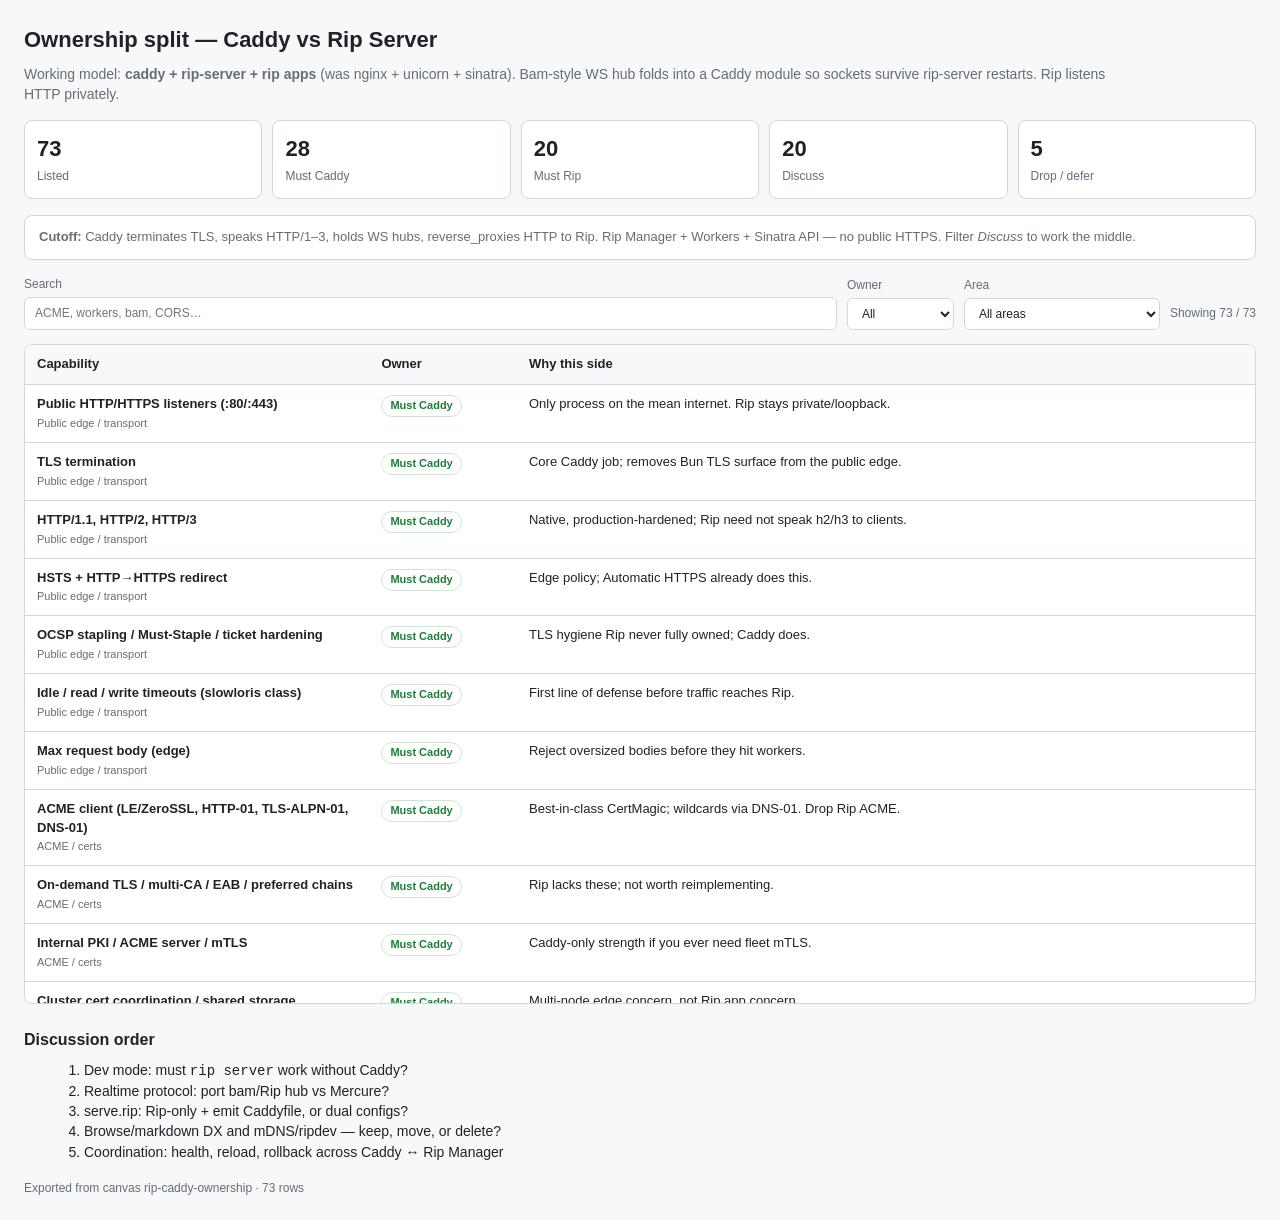
<file: docs/20260718-125236-rip-caddy-ownership.html>
<!DOCTYPE html>
<!-- saved from url=(0065)file:///Users/shreeve/Data/Code/rip/misc/rip-caddy-ownership.html -->
<html lang="en"><head><meta http-equiv="Content-Type" content="text/html; charset=UTF-8"><meta name="viewport" content="width=device-width,initial-scale=1">
<title>Ownership split — Caddy vs Rip Server</title>
<style>
:root{--bg:#f6f8fa;--fg:#1f2328;--muted:#656d76;--border:#d0d7de;--card:#fff;--head:#f6f8fa}
@media(prefers-color-scheme:dark){:root{--bg:#0d1117;--fg:#e6edf3;--muted:#8b949e;--border:#30363d;--card:#161b22;--head:#21262d}}
*{box-sizing:border-box}body{margin:0;font:14px/1.45 -apple-system,BlinkMacSystemFont,"Segoe UI",Helvetica,Arial,sans-serif;color:var(--fg);background:var(--bg);padding:24px}
h1{font-size:22px;margin:0 0 8px}h2{font-size:16px;margin:24px 0 8px}p.lead{color:var(--muted);max-width:70rem;margin:0 0 16px}
.stats{display:grid;grid-template-columns:repeat(5,1fr);gap:10px;margin-bottom:16px}
.stat{background:var(--card);border:1px solid var(--border);border-radius:8px;padding:12px}.stat b{font-size:22px;display:block}.stat span{font-size:12px;color:var(--muted)}
.note{background:var(--card);border:1px solid var(--border);border-radius:8px;padding:12px 14px;margin-bottom:16px;font-size:13px;color:var(--muted)}
.controls{display:flex;flex-wrap:wrap;gap:10px;align-items:flex-end;margin-bottom:14px}
label{display:flex;flex-direction:column;gap:4px;font-size:12px;color:var(--muted)}
input,select{font:inherit;padding:7px 10px;border:1px solid var(--border);border-radius:6px;background:var(--card);color:var(--fg)}
input{min-width:240px;flex:1}.count{font-size:12px;color:var(--muted);padding-bottom:8px}
.wrap{background:var(--card);border:1px solid var(--border);border-radius:8px;overflow:auto;max-height:calc(100vh - 240px)}
table{width:100%;border-collapse:collapse;font-size:13px}th,td{border-bottom:1px solid var(--border);padding:10px 12px;vertical-align:top;text-align:left}
th{position:sticky;top:0;background:var(--head);z-index:1}.cap{font-weight:600}.area{color:var(--muted);font-size:11px;margin-top:2px}
.pill{display:inline-block;font-size:11px;font-weight:600;padding:2px 8px;border-radius:999px;border:1px solid var(--border);white-space:nowrap}
ol{margin:8px 0 0 20px}footer{margin-top:18px;font-size:12px;color:var(--muted)}
@media print{.controls,.note{display:none}.wrap{max-height:none;overflow:visible;border:none}th{position:static}tr{break-inside:avoid}}
</style></head><body>
<h1>Ownership split — Caddy vs Rip Server</h1>
<p class="lead">Working model: <strong>caddy + rip-server + rip apps</strong> (was nginx + unicorn + sinatra). Bam-style WS hub folds into a Caddy module so sockets survive rip-server restarts. Rip listens HTTP privately.</p>
<div class="stats">
<div class="stat"><b>73</b><span>Listed</span></div>
<div class="stat"><b>28</b><span>Must Caddy</span></div>
<div class="stat"><b>20</b><span>Must Rip</span></div>
<div class="stat"><b>20</b><span>Discuss</span></div>
<div class="stat"><b>5</b><span>Drop / defer</span></div>
</div>
<div class="note"><strong>Cutoff:</strong> Caddy terminates TLS, speaks HTTP/1–3, holds WS hubs, reverse_proxies HTTP to Rip. Rip Manager + Workers + Sinatra API — no public HTTPS. Filter <em>Discuss</em> to work the middle.</div>
<div class="controls">
<label style="flex:1">Search<input id="q" type="search" placeholder="ACME, workers, bam, CORS…"></label>
<label>Owner<select id="owner"><option value="">All</option><option value="caddy">Must Caddy</option><option value="rip">Must Rip</option><option value="discuss">Discuss</option><option value="drop">Drop / defer</option></select></label>
<label>Area<select id="area"><option value="">All areas</option><option value="Public edge / transport">Public edge / transport</option><option value="ACME / certs">ACME / certs</option><option value="L7 proxy">L7 proxy</option><option value="L4 / streams">L4 / streams</option><option value="Edge security">Edge security</option><option value="Realtime (bam → Caddy)">Realtime (bam → Caddy)</option><option value="Static (pure sites)">Static (pure sites)</option><option value="Config / ops (edge)">Config / ops (edge)</option><option value="App framework">App framework</option><option value="Validation / API">Validation / API</option><option value="App middleware">App middleware</option><option value="Rip app delivery">Rip app delivery</option><option value="Manager / workers">Manager / workers</option><option value="Hot reload">Hot reload</option><option value="Rip listen posture">Rip listen posture</option><option value="Realtime (app side)">Realtime (app side)</option><option value="Static / browse (Rip projects)">Static / browse (Rip projects)</option><option value="CORS">CORS</option><option value="Security">Security</option><option value="Proxy topology">Proxy topology</option><option value="Hot reload / HMR">Hot reload / HMR</option><option value="Realtime">Realtime</option><option value="Config">Config</option><option value="Ops / DX">Ops / DX</option><option value="Observability">Observability</option><option value="Compression">Compression</option><option value="Dev mode">Dev mode</option><option value="Drop / defer">Drop / defer</option></select></label>
<div class="count" id="showing">Showing 73 / 73</div>
</div>
<div class="wrap"><table><thead><tr><th style="width:28%">Capability</th><th style="width:12%">Owner</th><th>Why this side</th></tr></thead><tbody id="tbody"><tr><td><div class="cap">Public HTTP/HTTPS listeners (:80/:443)</div><div class="area">Public edge / transport</div></td><td><span class="pill" style="color:#1a7f37;border-color:#1a7f3733">Must Caddy</span></td><td>Only process on the mean internet. Rip stays private/loopback.</td></tr><tr><td><div class="cap">TLS termination</div><div class="area">Public edge / transport</div></td><td><span class="pill" style="color:#1a7f37;border-color:#1a7f3733">Must Caddy</span></td><td>Core Caddy job; removes Bun TLS surface from the public edge.</td></tr><tr><td><div class="cap">HTTP/1.1, HTTP/2, HTTP/3</div><div class="area">Public edge / transport</div></td><td><span class="pill" style="color:#1a7f37;border-color:#1a7f3733">Must Caddy</span></td><td>Native, production-hardened; Rip need not speak h2/h3 to clients.</td></tr><tr><td><div class="cap">HSTS + HTTP→HTTPS redirect</div><div class="area">Public edge / transport</div></td><td><span class="pill" style="color:#1a7f37;border-color:#1a7f3733">Must Caddy</span></td><td>Edge policy; Automatic HTTPS already does this.</td></tr><tr><td><div class="cap">OCSP stapling / Must-Staple / ticket hardening</div><div class="area">Public edge / transport</div></td><td><span class="pill" style="color:#1a7f37;border-color:#1a7f3733">Must Caddy</span></td><td>TLS hygiene Rip never fully owned; Caddy does.</td></tr><tr><td><div class="cap">Idle / read / write timeouts (slowloris class)</div><div class="area">Public edge / transport</div></td><td><span class="pill" style="color:#1a7f37;border-color:#1a7f3733">Must Caddy</span></td><td>First line of defense before traffic reaches Rip.</td></tr><tr><td><div class="cap">Max request body (edge)</div><div class="area">Public edge / transport</div></td><td><span class="pill" style="color:#1a7f37;border-color:#1a7f3733">Must Caddy</span></td><td>Reject oversized bodies before they hit workers.</td></tr><tr><td><div class="cap">ACME client (LE/ZeroSSL, HTTP-01, TLS-ALPN-01, DNS-01)</div><div class="area">ACME / certs</div></td><td><span class="pill" style="color:#1a7f37;border-color:#1a7f3733">Must Caddy</span></td><td>Best-in-class CertMagic; wildcards via DNS-01. Drop Rip ACME.</td></tr><tr><td><div class="cap">On-demand TLS / multi-CA / EAB / preferred chains</div><div class="area">ACME / certs</div></td><td><span class="pill" style="color:#1a7f37;border-color:#1a7f3733">Must Caddy</span></td><td>Rip lacks these; not worth reimplementing.</td></tr><tr><td><div class="cap">Internal PKI / ACME server / mTLS</div><div class="area">ACME / certs</div></td><td><span class="pill" style="color:#1a7f37;border-color:#1a7f3733">Must Caddy</span></td><td>Caddy-only strength if you ever need fleet mTLS.</td></tr><tr><td><div class="cap">Cluster cert coordination / shared storage</div><div class="area">ACME / certs</div></td><td><span class="pill" style="color:#1a7f37;border-color:#1a7f3733">Must Caddy</span></td><td>Multi-node edge concern, not Rip app concern.</td></tr><tr><td><div class="cap">Host / path routing at the edge</div><div class="area">L7 proxy</div></td><td><span class="pill" style="color:#1a7f37;border-color:#1a7f3733">Must Caddy</span></td><td>Multi-site, mounts, strip_prefix/rewrite — Caddyfile matchers.</td></tr><tr><td><div class="cap">X-Forwarded-* / trusted_proxies / real client IP</div><div class="area">L7 proxy</div></td><td><span class="pill" style="color:#1a7f37;border-color:#1a7f3733">Must Caddy</span></td><td>Caddy is the only public hop; sets XFF for Rip to trust blindly from Caddy.</td></tr><tr><td><div class="cap">Upstream health checks / lb / retries / circuit breaker</div><div class="area">L7 proxy</div></td><td><span class="pill" style="color:#1a7f37;border-color:#1a7f3733">Must Caddy</span></td><td>When multiple Rip instances exist; single local Rip is trivial proxy.</td></tr><tr><td><div class="cap">WebSocket upgrade proxy (passthrough)</div><div class="area">L7 proxy</div></td><td><span class="pill" style="color:#1a7f37;border-color:#1a7f3733">Must Caddy</span></td><td>Automatic in reverse_proxy for app-owned WS if any remain on Rip.</td></tr><tr><td><div class="cap">TCP/TLS passthrough + SNI mux (ssl_preread)</div><div class="area">L4 / streams</div></td><td><span class="pill" style="color:#1a7f37;border-color:#1a7f3733">Must Caddy</span></td><td>caddy-l4. Drop Rip streams/* from the public edge.</td></tr><tr><td><div class="cap">UDP proxying</div><div class="area">L4 / streams</div></td><td><span class="pill" style="color:#1a7f37;border-color:#1a7f3733">Must Caddy</span></td><td>caddy-l4 only path; Rip never had it.</td></tr><tr><td><div class="cap">Per-IP rate limiting (edge)</div><div class="area">Edge security</div></td><td><span class="pill" style="color:#1a7f37;border-color:#1a7f3733">Must Caddy</span></td><td>Stop abuse before Rip. Rip’s limiter becomes optional/app-tier.</td></tr><tr><td><div class="cap">Edge request hardening (URL size, bad headers, …)</div><div class="area">Edge security</div></td><td><span class="pill" style="color:#1a7f37;border-color:#1a7f3733">Must Caddy</span></td><td>Go stack + matchers; first filter.</td></tr><tr><td><div class="cap">Response compression (encode gzip/zstd/br)</div><div class="area">Edge security</div></td><td><span class="pill" style="color:#1a7f37;border-color:#1a7f3733">Must Caddy</span></td><td>Streaming encode at edge; drop Rip compress() for responses.</td></tr><tr><td><div class="cap">Access logs + Prometheus metrics (edge)</div><div class="area">Edge security</div></td><td><span class="pill" style="color:#1a7f37;border-color:#1a7f3733">Must Caddy</span></td><td>Ops visibility for public traffic lives where TLS terminates.</td></tr><tr><td><div class="cap">Long-lived WebSocket hub (rooms / membership)</div><div class="area">Realtime (bam → Caddy)</div></td><td><span class="pill" style="color:#1a7f37;border-color:#1a7f3733">Must Caddy</span></td><td>Survives rip-server restarts. Bam folds here as a Caddy module.</td></tr><tr><td><div class="cap">WS → HTTP bridge to Rip (open/text/close → POST)</div><div class="area">Realtime (bam → Caddy)</div></td><td><span class="pill" style="color:#1a7f37;border-color:#1a7f3733">Must Caddy</span></td><td>Bam’s core: hold sockets in Caddy; app logic stays HTTP on Rip.</td></tr><tr><td><div class="cap">External POST /publish into hub</div><div class="area">Realtime (bam → Caddy)</div></td><td><span class="pill" style="color:#1a7f37;border-color:#1a7f3733">Must Caddy</span></td><td>Publishers hit Caddy; optional secret. Rip may also publish via HTTP.</td></tr><tr><td><div class="cap">Binary fan-out / WS pings / idle on hub</div><div class="area">Realtime (bam → Caddy)</div></td><td><span class="pill" style="color:#1a7f37;border-color:#1a7f3733">Must Caddy</span></td><td>Connection lifecycle is the hub’s job once sockets live in Caddy.</td></tr><tr><td><div class="cap">Static file_server + SPA try_files for non-Rip sites</div><div class="area">Static (pure sites)</div></td><td><span class="pill" style="color:#1a7f37;border-color:#1a7f3733">Must Caddy</span></td><td>No need to boot Bun for a brochure site.</td></tr><tr><td><div class="cap">Caddyfile / JSON admin API / caddy reload</div><div class="area">Config / ops (edge)</div></td><td><span class="pill" style="color:#1a7f37;border-color:#1a7f3733">Must Caddy</span></td><td>Edge config ownership. Rip may emit a Caddyfile fragment later.</td></tr><tr><td><div class="cap">Auth at edge (basicauth / OIDC modules) when needed</div><div class="area">Config / ops (edge)</div></td><td><span class="pill" style="color:#1a7f37;border-color:#1a7f3733">Must Caddy</span></td><td>Optional gate before Rip; not Rip’s ACME/TLS cousin.</td></tr><tr><td><div class="cap">Sinatra-style routes (get/post/…, params, prefix)</div><div class="area">App framework</div></td><td><span class="pill" style="color:#0969da;border-color:#0969da33">Must Rip</span></td><td>This is the app server — unicorn/sinatra role.</td></tr><tr><td><div class="cap">Middleware pipeline (use/before/after) + ALS context</div><div class="area">App framework</div></td><td><span class="pill" style="color:#0969da;border-color:#0969da33">Must Rip</span></td><td>@req/@json/@session only make sense in-process with the app.</td></tr><tr><td><div class="cap">Context helpers (@json/@send/@redirect/@cache, mark, subrequest)</div><div class="area">App framework</div></td><td><span class="pill" style="color:#0969da;border-color:#0969da33">Must Rip</span></td><td>Handler DX; not an edge concern.</td></tr><tr><td><div class="cap">error! / notice! / bail! / errorEnvelope</div><div class="area">App framework</div></td><td><span class="pill" style="color:#0969da;border-color:#0969da33">Must Rip</span></td><td>App-level control flow and JSON error shape.</td></tr><tr><td><div class="cap">start / startHandler / App + fetch export</div><div class="area">App framework</div></td><td><span class="pill" style="color:#0969da;border-color:#0969da33">Must Rip</span></td><td>How a Rip app exposes its handler to the manager/workers.</td></tr><tr><td><div class="cap">read() + validator vocabulary + registerValidator</div><div class="area">Validation / API</div></td><td><span class="pill" style="color:#0969da;border-color:#0969da33">Must Rip</span></td><td>App input contract; schema ~:name coercers ride here.</td></tr><tr><td><div class="cap">Schema input: on routes + OpenAPI 3.1</div><div class="area">Validation / API</div></td><td><span class="pill" style="color:#0969da;border-color:#0969da33">Must Rip</span></td><td>Generated from Rip schemas; edge can’t know them.</td></tr><tr><td><div class="cap">sessions() / csrf() / secureHeaders() / htmlJson</div><div class="area">App middleware</div></td><td><span class="pill" style="color:#0969da;border-color:#0969da33">Must Rip</span></td><td>Cookie crypto and CSRF bind to app secret + HTML forms.</td></tr><tr><td><div class="cap">timeout() / bodyLimit() (app-layer)</div><div class="area">App middleware</div></td><td><span class="pill" style="color:#0969da;border-color:#0969da33">Must Rip</span></td><td>Per-handler limits inside the app after edge caps.</td></tr><tr><td><div class="cap">serve() browser bundler (rip.min.js, packages, Brotli assets)</div><div class="area">Rip app delivery</div></td><td><span class="pill" style="color:#0969da;border-color:#0969da33">Must Rip</span></td><td>Compiles Rip → browser; Caddy only reverse_proxies the result.</td></tr><tr><td><div class="cap">Managed index.rip apps + entry resolution</div><div class="area">Rip app delivery</div></td><td><span class="pill" style="color:#0969da;border-color:#0969da33">Must Rip</span></td><td>Knows what a Rip app is; boots workers for it.</td></tr><tr><td><div class="cap">Multi-worker process pool (spawn, Unix sockets)</div><div class="area">Manager / workers</div></td><td><span class="pill" style="color:#0969da;border-color:#0969da33">Must Rip</span></td><td>Rip Manager ↔ Workers — the unicorn master/worker analogue.</td></tr><tr><td><div class="cap">Per-worker concurrency gate (c:N) + capacity w×c</div><div class="area">Manager / workers</div></td><td><span class="pill" style="color:#0969da;border-color:#0969da33">Must Rip</span></td><td>App process backpressure; Caddy shouldn’t guess Rip inflight.</td></tr><tr><td><div class="cap">Request queue + shed + busy retry clone</div><div class="area">Manager / workers</div></td><td><span class="pill" style="color:#0969da;border-color:#0969da33">Must Rip</span></td><td>Tied to worker busy semantics (503 Rip-Worker-Busy).</td></tr><tr><td><div class="cap">Rolling recycle (r:N,Ss) + hot pool swap on reload</div><div class="area">Manager / workers</div></td><td><span class="pill" style="color:#0969da;border-color:#0969da33">Must Rip</span></td><td>Code reload without dropping the manager listener Caddy talks to.</td></tr><tr><td><div class="cap">Worker join/quit registry + control Unix socket (internal)</div><div class="area">Manager / workers</div></td><td><span class="pill" style="color:#0969da;border-color:#0969da33">Must Rip</span></td><td>Internal control plane between manager and workers — not public.</td></tr><tr><td><div class="cap">Code file watching (*.rip) + reload orchestration</div><div class="area">Hot reload</div></td><td><span class="pill" style="color:#0969da;border-color:#0969da33">Must Rip</span></td><td>Rip owns source→worker lifecycle. Caddy stays up through reloads.</td></tr><tr><td><div class="cap">SSE /_rip/watch (browser live-reload signal)</div><div class="area">Hot reload</div></td><td><span class="pill" style="color:#0969da;border-color:#0969da33">Must Rip</span></td><td>Emitted by Rip when workers refresh; Caddy just proxies the SSE.</td></tr><tr><td><div class="cap">HTTP-only listen (loopback / private) for Caddy upstream</div><div class="area">Rip listen posture</div></td><td><span class="pill" style="color:#0969da;border-color:#0969da33">Must Rip</span></td><td>Bar-minimum: accept HTTP from Caddy. No public TLS in Rip.</td></tr><tr><td><div class="cap">HTTP handler for hub bridge (e.g. POST /v1/realtime)</div><div class="area">Realtime (app side)</div></td><td><span class="pill" style="color:#0969da;border-color:#0969da33">Must Rip</span></td><td>App auth/business logic on open/text/close; sockets stay in Caddy.</td></tr><tr><td><div class="cap">Directory browse + markdown + syntax-highlight viewer</div><div class="area">Static / browse (Rip projects)</div></td><td><span class="pill" style="color:#9a6700;border-color:#9a670033">Discuss</span></td><td>Nice Rip DX today. Could stay on Rip, become a Caddy module, or shrink to ‘dev only’.</td></tr><tr><td><div class="cap">SPA fallback for Rip-served static roots</div><div class="area">Static / browse (Rip projects)</div></td><td><span class="pill" style="color:#9a6700;border-color:#9a670033">Discuss</span></td><td>Caddy try_files is enough for pure static; Rip SPA+API combos may want Rip.</td></tr><tr><td><div class="cap">cors() middleware vs Caddy header/cors modules</div><div class="area">CORS</div></td><td><span class="pill" style="color:#9a6700;border-color:#9a670033">Discuss</span></td><td>Edge CORS is simpler for APIs; app CORS knows route intent. Maybe both tiers.</td></tr><tr><td><div class="cap">App-tier rate limits (per-user / per-route)</div><div class="area">Security</div></td><td><span class="pill" style="color:#9a6700;border-color:#9a670033">Discuss</span></td><td>Edge does per-IP; app may still need authenticated quotas.</td></tr><tr><td><div class="cap">Rip trusting only Caddy (single-hop XFF contract)</div><div class="area">Security</div></td><td><span class="pill" style="color:#9a6700;border-color:#9a670033">Discuss</span></td><td>trustedProxies was broken in Rip — redefine as ‘trust Caddy unix/loopback only’.</td></tr><tr><td><div class="cap">Path mounts / multi-app per host</div><div class="area">Proxy topology</div></td><td><span class="pill" style="color:#9a6700;border-color:#9a670033">Discuss</span></td><td>Usually Caddy routes. Rip may still mount multiple apps in one manager for dev.</td></tr><tr><td><div class="cap">Multiple Rip upstreams behind one Caddy site</div><div class="area">Proxy topology</div></td><td><span class="pill" style="color:#9a6700;border-color:#9a670033">Discuss</span></td><td>Prod scale-out: Caddy lb. Dev: one local Rip. Policy TBD.</td></tr><tr><td><div class="cap">Where SSE/WS for HMR terminates</div><div class="area">Hot reload / HMR</div></td><td><span class="pill" style="color:#9a6700;border-color:#9a670033">Discuss</span></td><td>Proxied to Rip is simplest; long-lived HMR channel in Caddy module is an option later.</td></tr><tr><td><div class="cap">Protocol shape (@ + - &gt; * vs Mercure vs custom)</div><div class="area">Realtime</div></td><td><span class="pill" style="color:#9a6700;border-color:#9a670033">Discuss</span></td><td>Bam/Rip protocol vs standards. Module must pick one; apps depend on it.</td></tr><tr><td><div class="cap">Does Rip still embed a fallback hub for rip server without Caddy?</div><div class="area">Realtime</div></td><td><span class="pill" style="color:#9a6700;border-color:#9a670033">Discuss</span></td><td>Dev ergonomics: zero-Caddy `rip server` vs always-require Caddy.</td></tr><tr><td><div class="cap">serve.rip future: generate Caddyfile vs configure Rip only</div><div class="area">Config</div></td><td><span class="pill" style="color:#9a6700;border-color:#9a670033">Discuss</span></td><td>Today serve.rip is a full edge config. Shrink to apps/workers + emit Caddy fragment?</td></tr><tr><td><div class="cap">Keep --nginx/--caddy exporters?</div><div class="area">Config</div></td><td><span class="pill" style="color:#9a6700;border-color:#9a670033">Discuss</span></td><td>nginx export may die. Caddy export becomes the primary ‘wire me up’ artifact.</td></tr><tr><td><div class="cap">Atomic verify/rollback of edge+app together</div><div class="area">Config</div></td><td><span class="pill" style="color:#9a6700;border-color:#9a670033">Discuss</span></td><td>Rip had post-activate verify. With split ownership, who rolls back what?</td></tr><tr><td><div class="cap">rip.local dashboard / /diagnostics / /server UI</div><div class="area">Ops / DX</div></td><td><span class="pill" style="color:#9a6700;border-color:#9a670033">Discuss</span></td><td>Useful for Rip manager. Don’t expose on public Caddy without auth.</td></tr><tr><td><div class="cap">mDNS .local advertisement</div><div class="area">Ops / DX</div></td><td><span class="pill" style="color:#9a6700;border-color:#9a670033">Discuss</span></td><td>Dev candy; could stay Rip, move to a tiny helper, or drop.</td></tr><tr><td><div class="cap">*.ripdev.io shipped cert / aliases</div><div class="area">Ops / DX</div></td><td><span class="pill" style="color:#9a6700;border-color:#9a670033">Discuss</span></td><td>Superseded by Caddy tls internal / real ACME for named hosts?</td></tr><tr><td><div class="cap">PID file / --stop / startup URL banner</div><div class="area">Ops / DX</div></td><td><span class="pill" style="color:#9a6700;border-color:#9a670033">Discuss</span></td><td>Still useful for Rip manager process; Caddy has its own service life.</td></tr><tr><td><div class="cap">Rip in-process metrics vs only Caddy Prometheus</div><div class="area">Observability</div></td><td><span class="pill" style="color:#9a6700;border-color:#9a670033">Discuss</span></td><td>Need worker queue depth / recycle stats somewhere — Rip /diagnostics or export.</td></tr><tr><td><div class="cap">Brotli for serve() bundles — Rip precompress vs Caddy encode</div><div class="area">Compression</div></td><td><span class="pill" style="color:#9a6700;border-color:#9a670033">Discuss</span></td><td>Precompressed assets from Rip are fine; Caddy can also encode dynamically.</td></tr><tr><td><div class="cap">Can `rip server` still run without Caddy for local apps?</div><div class="area">Dev mode</div></td><td><span class="pill" style="color:#9a6700;border-color:#9a670033">Discuss</span></td><td>Biggest product fork: all-in-one dev vs always Caddy+Rip even locally.</td></tr><tr><td><div class="cap">Rip ACME client / cert store / ssl-dir SNI mux</div><div class="area">Drop / defer</div></td><td><span class="pill" style="color:#cf222e;border-color:#cf222e33">Drop / defer</span></td><td>Replaced by Caddy. Keep only if zero-Caddy mode is a hard requirement.</td></tr><tr><td><div class="cap">Rip streams/* L4 implementation</div><div class="area">Drop / defer</div></td><td><span class="pill" style="color:#cf222e;border-color:#cf222e33">Drop / defer</span></td><td>caddy-l4. Don’t maintain two ClientHello parsers.</td></tr><tr><td><div class="cap">Rip edge rate limiter / public /diagnostics on :443</div><div class="area">Drop / defer</div></td><td><span class="pill" style="color:#cf222e;border-color:#cf222e33">Drop / defer</span></td><td>Edge concerns move to Caddy; Rip diagnostics stay private.</td></tr><tr><td><div class="cap">Inline edge handlers / HTTP cache at Rip edge (roadmap)</div><div class="area">Drop / defer</div></td><td><span class="pill" style="color:#cf222e;border-color:#cf222e33">Drop / defer</span></td><td>Never build these in Rip if Caddy (or modules) own the edge.</td></tr><tr><td><div class="cap">stubs: enableCorsPreflight no-op, -o/--output, trustedProxies unused</div><div class="area">Drop / defer</div></td><td><span class="pill" style="color:#cf222e;border-color:#cf222e33">Drop / defer</span></td><td>Clean up or redefine under the new trust model — don’t port forward.</td></tr></tbody></table></div>
<h2>Discussion order</h2>
<ol>
<li>Dev mode: must <code>rip server</code> work without Caddy?</li>
<li>Realtime protocol: port bam/Rip hub vs Mercure?</li>
<li>serve.rip: Rip-only + emit Caddyfile, or dual configs?</li>
<li>Browse/markdown DX and mDNS/ripdev — keep, move, or delete?</li>
<li>Coordination: health, reload, rollback across Caddy ↔ Rip Manager</li>
</ol>
<footer>Exported from canvas rip-caddy-ownership · 73 rows</footer>
<script>
const ITEMS=[{"area": "Public edge / transport", "name": "Public HTTP/HTTPS listeners (:80/:443)", "owner": "caddy", "why": "Only process on the mean internet. Rip stays private/loopback."}, {"area": "Public edge / transport", "name": "TLS termination", "owner": "caddy", "why": "Core Caddy job; removes Bun TLS surface from the public edge."}, {"area": "Public edge / transport", "name": "HTTP/1.1, HTTP/2, HTTP/3", "owner": "caddy", "why": "Native, production-hardened; Rip need not speak h2/h3 to clients."}, {"area": "Public edge / transport", "name": "HSTS + HTTP\u2192HTTPS redirect", "owner": "caddy", "why": "Edge policy; Automatic HTTPS already does this."}, {"area": "Public edge / transport", "name": "OCSP stapling / Must-Staple / ticket hardening", "owner": "caddy", "why": "TLS hygiene Rip never fully owned; Caddy does."}, {"area": "Public edge / transport", "name": "Idle / read / write timeouts (slowloris class)", "owner": "caddy", "why": "First line of defense before traffic reaches Rip."}, {"area": "Public edge / transport", "name": "Max request body (edge)", "owner": "caddy", "why": "Reject oversized bodies before they hit workers."}, {"area": "ACME / certs", "name": "ACME client (LE/ZeroSSL, HTTP-01, TLS-ALPN-01, DNS-01)", "owner": "caddy", "why": "Best-in-class CertMagic; wildcards via DNS-01. Drop Rip ACME."}, {"area": "ACME / certs", "name": "On-demand TLS / multi-CA / EAB / preferred chains", "owner": "caddy", "why": "Rip lacks these; not worth reimplementing."}, {"area": "ACME / certs", "name": "Internal PKI / ACME server / mTLS", "owner": "caddy", "why": "Caddy-only strength if you ever need fleet mTLS."}, {"area": "ACME / certs", "name": "Cluster cert coordination / shared storage", "owner": "caddy", "why": "Multi-node edge concern, not Rip app concern."}, {"area": "L7 proxy", "name": "Host / path routing at the edge", "owner": "caddy", "why": "Multi-site, mounts, strip_prefix/rewrite \u2014 Caddyfile matchers."}, {"area": "L7 proxy", "name": "X-Forwarded-* / trusted_proxies / real client IP", "owner": "caddy", "why": "Caddy is the only public hop; sets XFF for Rip to trust blindly from Caddy."}, {"area": "L7 proxy", "name": "Upstream health checks / lb / retries / circuit breaker", "owner": "caddy", "why": "When multiple Rip instances exist; single local Rip is trivial proxy."}, {"area": "L7 proxy", "name": "WebSocket upgrade proxy (passthrough)", "owner": "caddy", "why": "Automatic in reverse_proxy for app-owned WS if any remain on Rip."}, {"area": "L4 / streams", "name": "TCP/TLS passthrough + SNI mux (ssl_preread)", "owner": "caddy", "why": "caddy-l4. Drop Rip streams/* from the public edge."}, {"area": "L4 / streams", "name": "UDP proxying", "owner": "caddy", "why": "caddy-l4 only path; Rip never had it."}, {"area": "Edge security", "name": "Per-IP rate limiting (edge)", "owner": "caddy", "why": "Stop abuse before Rip. Rip\u2019s limiter becomes optional/app-tier."}, {"area": "Edge security", "name": "Edge request hardening (URL size, bad headers, \u2026)", "owner": "caddy", "why": "Go stack + matchers; first filter."}, {"area": "Edge security", "name": "Response compression (encode gzip/zstd/br)", "owner": "caddy", "why": "Streaming encode at edge; drop Rip compress() for responses."}, {"area": "Edge security", "name": "Access logs + Prometheus metrics (edge)", "owner": "caddy", "why": "Ops visibility for public traffic lives where TLS terminates."}, {"area": "Realtime (bam \u2192 Caddy)", "name": "Long-lived WebSocket hub (rooms / membership)", "owner": "caddy", "why": "Survives rip-server restarts. Bam folds here as a Caddy module."}, {"area": "Realtime (bam \u2192 Caddy)", "name": "WS \u2192 HTTP bridge to Rip (open/text/close \u2192 POST)", "owner": "caddy", "why": "Bam\u2019s core: hold sockets in Caddy; app logic stays HTTP on Rip."}, {"area": "Realtime (bam \u2192 Caddy)", "name": "External POST /publish into hub", "owner": "caddy", "why": "Publishers hit Caddy; optional secret. Rip may also publish via HTTP."}, {"area": "Realtime (bam \u2192 Caddy)", "name": "Binary fan-out / WS pings / idle on hub", "owner": "caddy", "why": "Connection lifecycle is the hub\u2019s job once sockets live in Caddy."}, {"area": "Static (pure sites)", "name": "Static file_server + SPA try_files for non-Rip sites", "owner": "caddy", "why": "No need to boot Bun for a brochure site."}, {"area": "Config / ops (edge)", "name": "Caddyfile / JSON admin API / caddy reload", "owner": "caddy", "why": "Edge config ownership. Rip may emit a Caddyfile fragment later."}, {"area": "Config / ops (edge)", "name": "Auth at edge (basicauth / OIDC modules) when needed", "owner": "caddy", "why": "Optional gate before Rip; not Rip\u2019s ACME/TLS cousin."}, {"area": "App framework", "name": "Sinatra-style routes (get/post/\u2026, params, prefix)", "owner": "rip", "why": "This is the app server \u2014 unicorn/sinatra role."}, {"area": "App framework", "name": "Middleware pipeline (use/before/after) + ALS context", "owner": "rip", "why": "@req/@json/@session only make sense in-process with the app."}, {"area": "App framework", "name": "Context helpers (@json/@send/@redirect/@cache, mark, subrequest)", "owner": "rip", "why": "Handler DX; not an edge concern."}, {"area": "App framework", "name": "error! / notice! / bail! / errorEnvelope", "owner": "rip", "why": "App-level control flow and JSON error shape."}, {"area": "App framework", "name": "start / startHandler / App + fetch export", "owner": "rip", "why": "How a Rip app exposes its handler to the manager/workers."}, {"area": "Validation / API", "name": "read() + validator vocabulary + registerValidator", "owner": "rip", "why": "App input contract; schema ~:name coercers ride here."}, {"area": "Validation / API", "name": "Schema input: on routes + OpenAPI 3.1", "owner": "rip", "why": "Generated from Rip schemas; edge can\u2019t know them."}, {"area": "App middleware", "name": "sessions() / csrf() / secureHeaders() / htmlJson", "owner": "rip", "why": "Cookie crypto and CSRF bind to app secret + HTML forms."}, {"area": "App middleware", "name": "timeout() / bodyLimit() (app-layer)", "owner": "rip", "why": "Per-handler limits inside the app after edge caps."}, {"area": "Rip app delivery", "name": "serve() browser bundler (rip.min.js, packages, Brotli assets)", "owner": "rip", "why": "Compiles Rip \u2192 browser; Caddy only reverse_proxies the result."}, {"area": "Rip app delivery", "name": "Managed index.rip apps + entry resolution", "owner": "rip", "why": "Knows what a Rip app is; boots workers for it."}, {"area": "Manager / workers", "name": "Multi-worker process pool (spawn, Unix sockets)", "owner": "rip", "why": "Rip Manager \u2194 Workers \u2014 the unicorn master/worker analogue."}, {"area": "Manager / workers", "name": "Per-worker concurrency gate (c:N) + capacity w\u00d7c", "owner": "rip", "why": "App process backpressure; Caddy shouldn\u2019t guess Rip inflight."}, {"area": "Manager / workers", "name": "Request queue + shed + busy retry clone", "owner": "rip", "why": "Tied to worker busy semantics (503 Rip-Worker-Busy)."}, {"area": "Manager / workers", "name": "Rolling recycle (r:N,Ss) + hot pool swap on reload", "owner": "rip", "why": "Code reload without dropping the manager listener Caddy talks to."}, {"area": "Manager / workers", "name": "Worker join/quit registry + control Unix socket (internal)", "owner": "rip", "why": "Internal control plane between manager and workers \u2014 not public."}, {"area": "Hot reload", "name": "Code file watching (*.rip) + reload orchestration", "owner": "rip", "why": "Rip owns source\u2192worker lifecycle. Caddy stays up through reloads."}, {"area": "Hot reload", "name": "SSE /_rip/watch (browser live-reload signal)", "owner": "rip", "why": "Emitted by Rip when workers refresh; Caddy just proxies the SSE."}, {"area": "Rip listen posture", "name": "HTTP-only listen (loopback / private) for Caddy upstream", "owner": "rip", "why": "Bar-minimum: accept HTTP from Caddy. No public TLS in Rip."}, {"area": "Realtime (app side)", "name": "HTTP handler for hub bridge (e.g. POST /v1/realtime)", "owner": "rip", "why": "App auth/business logic on open/text/close; sockets stay in Caddy."}, {"area": "Static / browse (Rip projects)", "name": "Directory browse + markdown + syntax-highlight viewer", "owner": "discuss", "why": "Nice Rip DX today. Could stay on Rip, become a Caddy module, or shrink to \u2018dev only\u2019."}, {"area": "Static / browse (Rip projects)", "name": "SPA fallback for Rip-served static roots", "owner": "discuss", "why": "Caddy try_files is enough for pure static; Rip SPA+API combos may want Rip."}, {"area": "CORS", "name": "cors() middleware vs Caddy header/cors modules", "owner": "discuss", "why": "Edge CORS is simpler for APIs; app CORS knows route intent. Maybe both tiers."}, {"area": "Security", "name": "App-tier rate limits (per-user / per-route)", "owner": "discuss", "why": "Edge does per-IP; app may still need authenticated quotas."}, {"area": "Security", "name": "Rip trusting only Caddy (single-hop XFF contract)", "owner": "discuss", "why": "trustedProxies was broken in Rip \u2014 redefine as \u2018trust Caddy unix/loopback only\u2019."}, {"area": "Proxy topology", "name": "Path mounts / multi-app per host", "owner": "discuss", "why": "Usually Caddy routes. Rip may still mount multiple apps in one manager for dev."}, {"area": "Proxy topology", "name": "Multiple Rip upstreams behind one Caddy site", "owner": "discuss", "why": "Prod scale-out: Caddy lb. Dev: one local Rip. Policy TBD."}, {"area": "Hot reload / HMR", "name": "Where SSE/WS for HMR terminates", "owner": "discuss", "why": "Proxied to Rip is simplest; long-lived HMR channel in Caddy module is an option later."}, {"area": "Realtime", "name": "Protocol shape (@ + - > * vs Mercure vs custom)", "owner": "discuss", "why": "Bam/Rip protocol vs standards. Module must pick one; apps depend on it."}, {"area": "Realtime", "name": "Does Rip still embed a fallback hub for rip server without Caddy?", "owner": "discuss", "why": "Dev ergonomics: zero-Caddy `rip server` vs always-require Caddy."}, {"area": "Config", "name": "serve.rip future: generate Caddyfile vs configure Rip only", "owner": "discuss", "why": "Today serve.rip is a full edge config. Shrink to apps/workers + emit Caddy fragment?"}, {"area": "Config", "name": "Keep --nginx/--caddy exporters?", "owner": "discuss", "why": "nginx export may die. Caddy export becomes the primary \u2018wire me up\u2019 artifact."}, {"area": "Config", "name": "Atomic verify/rollback of edge+app together", "owner": "discuss", "why": "Rip had post-activate verify. With split ownership, who rolls back what?"}, {"area": "Ops / DX", "name": "rip.local dashboard / /diagnostics / /server UI", "owner": "discuss", "why": "Useful for Rip manager. Don\u2019t expose on public Caddy without auth."}, {"area": "Ops / DX", "name": "mDNS .local advertisement", "owner": "discuss", "why": "Dev candy; could stay Rip, move to a tiny helper, or drop."}, {"area": "Ops / DX", "name": "*.ripdev.io shipped cert / aliases", "owner": "discuss", "why": "Superseded by Caddy tls internal / real ACME for named hosts?"}, {"area": "Ops / DX", "name": "PID file / --stop / startup URL banner", "owner": "discuss", "why": "Still useful for Rip manager process; Caddy has its own service life."}, {"area": "Observability", "name": "Rip in-process metrics vs only Caddy Prometheus", "owner": "discuss", "why": "Need worker queue depth / recycle stats somewhere \u2014 Rip /diagnostics or export."}, {"area": "Compression", "name": "Brotli for serve() bundles \u2014 Rip precompress vs Caddy encode", "owner": "discuss", "why": "Precompressed assets from Rip are fine; Caddy can also encode dynamically."}, {"area": "Dev mode", "name": "Can `rip server` still run without Caddy for local apps?", "owner": "discuss", "why": "Biggest product fork: all-in-one dev vs always Caddy+Rip even locally."}, {"area": "Drop / defer", "name": "Rip ACME client / cert store / ssl-dir SNI mux", "owner": "drop", "why": "Replaced by Caddy. Keep only if zero-Caddy mode is a hard requirement."}, {"area": "Drop / defer", "name": "Rip streams/* L4 implementation", "owner": "drop", "why": "caddy-l4. Don\u2019t maintain two ClientHello parsers."}, {"area": "Drop / defer", "name": "Rip edge rate limiter / public /diagnostics on :443", "owner": "drop", "why": "Edge concerns move to Caddy; Rip diagnostics stay private."}, {"area": "Drop / defer", "name": "Inline edge handlers / HTTP cache at Rip edge (roadmap)", "owner": "drop", "why": "Never build these in Rip if Caddy (or modules) own the edge."}, {"area": "Drop / defer", "name": "stubs: enableCorsPreflight no-op, -o/--output, trustedProxies unused", "owner": "drop", "why": "Clean up or redefine under the new trust model \u2014 don\u2019t port forward."}];
const LABEL={"caddy": "Must Caddy", "rip": "Must Rip", "discuss": "Discuss", "drop": "Drop / defer"};
const COLOR={"caddy": "#1a7f37", "rip": "#0969da", "discuss": "#9a6700", "drop": "#cf222e"};
const tbody=document.getElementById("tbody"),q=document.getElementById("q"),owner=document.getElementById("owner"),area=document.getElementById("area"),showing=document.getElementById("showing");
function esc(s){return String(s).replace(/[&<>"']/g,c=>({"&":"&amp;","<":"&lt;",">":"&gt;",'"':"&quot;","'":"&#39;"}[c]));}
function render(){
  const qs=q.value.trim().toLowerCase();
  const f=ITEMS.filter(i=>{
    if(owner.value&&i.owner!==owner.value)return false;
    if(area.value&&i.area!==area.value)return false;
    if(!qs)return true;
    return (i.name+" "+i.area+" "+i.why).toLowerCase().includes(qs);
  });
  showing.textContent="Showing "+f.length+" / "+ITEMS.length;
  tbody.innerHTML=f.map(i=>`<tr><td><div class="cap">${esc(i.name)}</div><div class="area">${esc(i.area)}</div></td><td><span class="pill" style="color:${COLOR[i.owner]};border-color:${COLOR[i.owner]}33">${esc(LABEL[i.owner])}</span></td><td>${esc(i.why)}</td></tr>`).join("");
}
q.oninput=owner.onchange=area.onchange=render;render();
</script></body></html>
</file>
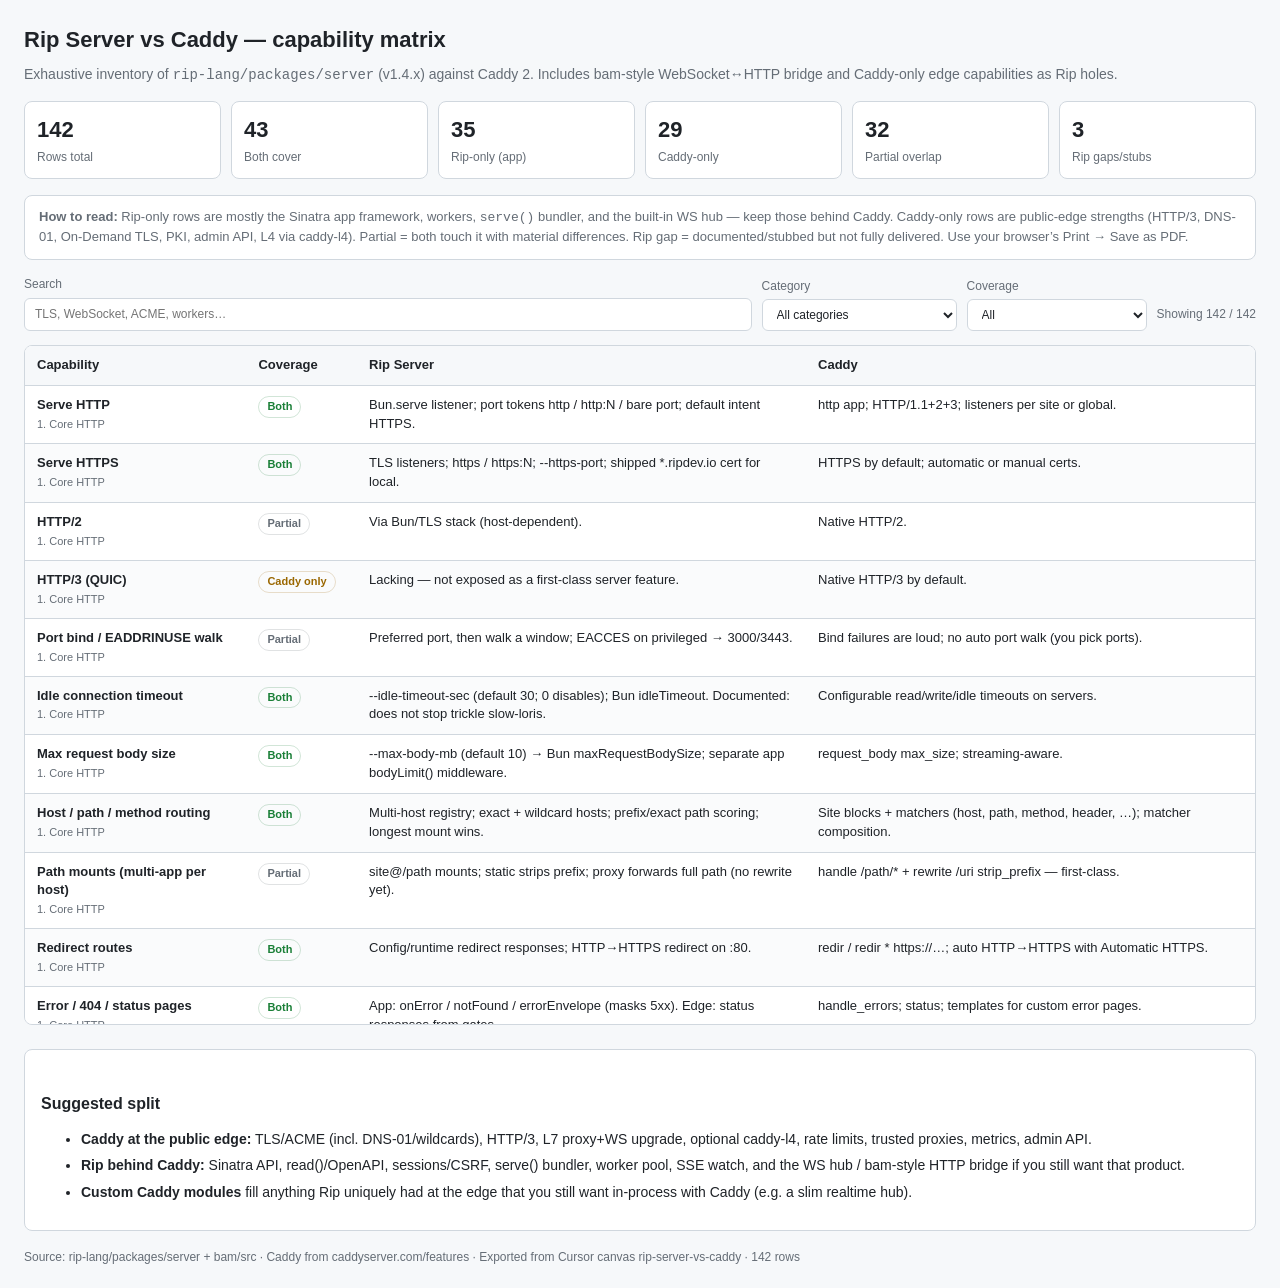
<file: docs/20260718-125236-rip-caddy.html>
<!DOCTYPE html>
<!-- saved from url=(0065)file:///Users/shreeve/Data/Code/rip/misc/rip-server-vs-caddy.html -->
<html lang="en"><head><meta http-equiv="Content-Type" content="text/html; charset=UTF-8">

<meta name="viewport" content="width=device-width, initial-scale=1">
<title>Rip Server vs Caddy — capability matrix</title>
<style>
  :root {
    --bg: #f6f8fa;
    --fg: #1f2328;
    --muted: #656d76;
    --border: #d0d7de;
    --card: #ffffff;
    --head: #f6f8fa;
  }
  @media (prefers-color-scheme: dark) {
    :root {
      --bg: #0d1117;
      --fg: #e6edf3;
      --muted: #8b949e;
      --border: #30363d;
      --card: #161b22;
      --head: #21262d;
    }
  }
  * { box-sizing: border-box; }
  body {
    margin: 0;
    font: 14px/1.45 -apple-system, BlinkMacSystemFont, "Segoe UI", Helvetica, Arial, sans-serif;
    color: var(--fg);
    background: var(--bg);
    padding: 24px;
  }
  h1 { font-size: 22px; margin: 0 0 8px; font-weight: 650; }
  h2 { font-size: 16px; margin: 28px 0 10px; }
  p.lead { color: var(--muted); margin: 0 0 16px; max-width: 70rem; }
  .stats {
    display: grid;
    grid-template-columns: repeat(6, minmax(0, 1fr));
    gap: 10px;
    margin-bottom: 16px;
  }
  .stat {
    background: var(--card);
    border: 1px solid var(--border);
    border-radius: 8px;
    padding: 12px;
  }
  .stat b { display: block; font-size: 22px; }
  .stat span { color: var(--muted); font-size: 12px; }
  .note {
    background: var(--card);
    border: 1px solid var(--border);
    border-radius: 8px;
    padding: 12px 14px;
    margin-bottom: 16px;
    color: var(--muted);
    font-size: 13px;
  }
  .controls {
    display: flex;
    flex-wrap: wrap;
    gap: 10px;
    align-items: flex-end;
    margin-bottom: 14px;
  }
  .controls label {
    display: flex;
    flex-direction: column;
    gap: 4px;
    font-size: 12px;
    color: var(--muted);
  }
  input, select {
    font: inherit;
    padding: 7px 10px;
    border: 1px solid var(--border);
    border-radius: 6px;
    background: var(--card);
    color: var(--fg);
    min-width: 180px;
  }
  input { min-width: 240px; flex: 1; }
  .count { color: var(--muted); font-size: 12px; padding-bottom: 8px; }
  .wrap {
    background: var(--card);
    border: 1px solid var(--border);
    border-radius: 8px;
    overflow: auto;
    max-height: calc(100vh - 220px);
  }
  table {
    width: 100%;
    border-collapse: collapse;
    font-size: 13px;
  }
  th, td {
    border-bottom: 1px solid var(--border);
    padding: 10px 12px;
    vertical-align: top;
    text-align: left;
  }
  th {
    position: sticky;
    top: 0;
    background: var(--head);
    z-index: 1;
    font-weight: 600;
  }
  tr:nth-child(even) td { background: color-mix(in srgb, var(--head) 55%, transparent); }
  .cap { font-weight: 600; }
  .cat { color: var(--muted); font-size: 11px; margin-top: 2px; }
  .pill {
    display: inline-block;
    font-size: 11px;
    font-weight: 600;
    padding: 2px 8px;
    border-radius: 999px;
    border: 1px solid var(--border);
    white-space: nowrap;
  }
  .split {
    margin-top: 24px;
    background: var(--card);
    border: 1px solid var(--border);
    border-radius: 8px;
    padding: 14px 16px;
  }
  .split li { margin: 6px 0; }
  footer { color: var(--muted); font-size: 12px; margin-top: 18px; }
  @media print {
    body { background: white; color: black; padding: 12px; }
    .controls, .note { display: none; }
    .wrap { max-height: none; overflow: visible; border: none; }
    th { position: static; }
    tr { break-inside: avoid; }
    .stats { grid-template-columns: repeat(3, 1fr); }
  }
</style>
</head>
<body>
  <h1>Rip Server vs Caddy — capability matrix</h1>
  <p class="lead">
    Exhaustive inventory of <code>rip-lang/packages/server</code> (v1.4.x) against Caddy 2.
    Includes bam-style WebSocket↔HTTP bridge and Caddy-only edge capabilities as Rip holes.
  </p>

  <div class="stats">
    <div class="stat"><b id="n-total">142</b><span>Rows total</span></div>
    <div class="stat"><b>43</b><span>Both cover</span></div>
    <div class="stat"><b>35</b><span>Rip-only (app)</span></div>
    <div class="stat"><b>29</b><span>Caddy-only</span></div>
    <div class="stat"><b>32</b><span>Partial overlap</span></div>
    <div class="stat"><b>3</b><span>Rip gaps/stubs</span></div>
  </div>

  <div class="note">
    <strong>How to read:</strong> Rip-only rows are mostly the Sinatra app framework, workers,
    <code>serve()</code> bundler, and the built-in WS hub — keep those behind Caddy.
    Caddy-only rows are public-edge strengths (HTTP/3, DNS-01, On-Demand TLS, PKI, admin API, L4 via caddy-l4).
    Partial = both touch it with material differences. Rip gap = documented/stubbed but not fully delivered.
    Use your browser’s Print → Save as PDF.
  </div>

  <div class="controls">
    <label style="flex:1">Search
      <input id="q" type="search" placeholder="TLS, WebSocket, ACME, workers…">
    </label>
    <label>Category
      <select id="cat">
        <option value="">All categories</option>
        <option value="1. Core HTTP">1. Core HTTP</option><option value="2. TLS">2. TLS</option><option value="3. ACME">3. ACME</option><option value="4. Layer-7 proxy">4. Layer-7 proxy</option><option value="5. Layer-4 / streams">5. Layer-4 / streams</option><option value="6. WebSocket / realtime">6. WebSocket / realtime</option><option value="7. Static / SPA">7. Static / SPA</option><option value="8. Edge security">8. Edge security</option><option value="9. Compression">9. Compression</option><option value="10. App framework (Rip API)">10. App framework (Rip API)</option><option value="11. Validation">11. Validation</option><option value="12. App middleware">12. App middleware</option><option value="13. Rip app delivery">13. Rip app delivery</option><option value="14. Workers / concurrency">14. Workers / concurrency</option><option value="15. Control plane / ops">15. Control plane / ops</option><option value="16. Hot reload / watch">16. Hot reload / watch</option><option value="17. Config model">17. Config model</option><option value="18. Compat export">18. Compat export</option><option value="19. Observability">19. Observability</option><option value="20. LAN / mDNS">20. LAN / mDNS</option><option value="21. Misc / packaging">21. Misc / packaging</option><option value="22. Rip stubs / incomplete">22. Rip stubs / incomplete</option><option value="23. Caddy-only (Rip holes)">23. Caddy-only (Rip holes)</option>
      </select>
    </label>
    <label>Coverage
      <select id="cov">
        <option value="">All</option>
        <option value="both">Both</option>
        <option value="rip">Rip only</option>
        <option value="caddy">Caddy only</option>
        <option value="partial">Partial</option>
        <option value="gap">Rip gap</option>
      </select>
    </label>
    <div class="count" id="showing">Showing 142 / 142</div>
  </div>

  <div class="wrap">
    <table>
      <thead>
        <tr>
          <th style="width:18%">Capability</th>
          <th style="width:9%">Coverage</th>
          <th style="width:36.5%">Rip Server</th>
          <th style="width:36.5%">Caddy</th>
        </tr>
      </thead>
      <tbody id="tbody"><tr>
      <td><div class="cap">Serve HTTP</div><div class="cat">1. Core HTTP</div></td>
      <td><span class="pill" style="color:#1a7f37;border-color:#1a7f3733">Both</span></td>
      <td>Bun.serve listener; port tokens http / http:N / bare port; default intent HTTPS.</td>
      <td>http app; HTTP/1.1+2+3; listeners per site or global.</td>
    </tr><tr>
      <td><div class="cap">Serve HTTPS</div><div class="cat">1. Core HTTP</div></td>
      <td><span class="pill" style="color:#1a7f37;border-color:#1a7f3733">Both</span></td>
      <td>TLS listeners; https / https:N; --https-port; shipped *.ripdev.io cert for local.</td>
      <td>HTTPS by default; automatic or manual certs.</td>
    </tr><tr>
      <td><div class="cap">HTTP/2</div><div class="cat">1. Core HTTP</div></td>
      <td><span class="pill" style="color:#656d76;border-color:#656d7633">Partial</span></td>
      <td>Via Bun/TLS stack (host-dependent).</td>
      <td>Native HTTP/2.</td>
    </tr><tr>
      <td><div class="cap">HTTP/3 (QUIC)</div><div class="cat">1. Core HTTP</div></td>
      <td><span class="pill" style="color:#9a6700;border-color:#9a670033">Caddy only</span></td>
      <td>Lacking — not exposed as a first-class server feature.</td>
      <td>Native HTTP/3 by default.</td>
    </tr><tr>
      <td><div class="cap">Port bind / EADDRINUSE walk</div><div class="cat">1. Core HTTP</div></td>
      <td><span class="pill" style="color:#656d76;border-color:#656d7633">Partial</span></td>
      <td>Preferred port, then walk a window; EACCES on privileged → 3000/3443.</td>
      <td>Bind failures are loud; no auto port walk (you pick ports).</td>
    </tr><tr>
      <td><div class="cap">Idle connection timeout</div><div class="cat">1. Core HTTP</div></td>
      <td><span class="pill" style="color:#1a7f37;border-color:#1a7f3733">Both</span></td>
      <td>--idle-timeout-sec (default 30; 0 disables); Bun idleTimeout. Documented: does not stop trickle slow-loris.</td>
      <td>Configurable read/write/idle timeouts on servers.</td>
    </tr><tr>
      <td><div class="cap">Max request body size</div><div class="cat">1. Core HTTP</div></td>
      <td><span class="pill" style="color:#1a7f37;border-color:#1a7f3733">Both</span></td>
      <td>--max-body-mb (default 10) → Bun maxRequestBodySize; separate app bodyLimit() middleware.</td>
      <td>request_body max_size; streaming-aware.</td>
    </tr><tr>
      <td><div class="cap">Host / path / method routing</div><div class="cat">1. Core HTTP</div></td>
      <td><span class="pill" style="color:#1a7f37;border-color:#1a7f3733">Both</span></td>
      <td>Multi-host registry; exact + wildcard hosts; prefix/exact path scoring; longest mount wins.</td>
      <td>Site blocks + matchers (host, path, method, header, …); matcher composition.</td>
    </tr><tr>
      <td><div class="cap">Path mounts (multi-app per host)</div><div class="cat">1. Core HTTP</div></td>
      <td><span class="pill" style="color:#656d76;border-color:#656d7633">Partial</span></td>
      <td>site@/path mounts; static strips prefix; proxy forwards full path (no rewrite yet).</td>
      <td>handle /path/* + rewrite /uri strip_prefix — first-class.</td>
    </tr><tr>
      <td><div class="cap">Redirect routes</div><div class="cat">1. Core HTTP</div></td>
      <td><span class="pill" style="color:#1a7f37;border-color:#1a7f3733">Both</span></td>
      <td>Config/runtime redirect responses; HTTP→HTTPS redirect on :80.</td>
      <td>redir / redir * https://…; auto HTTP→HTTPS with Automatic HTTPS.</td>
    </tr><tr>
      <td><div class="cap">Error / 404 / status pages</div><div class="cat">1. Core HTTP</div></td>
      <td><span class="pill" style="color:#1a7f37;border-color:#1a7f3733">Both</span></td>
      <td>App: onError / notFound / errorEnvelope (masks 5xx). Edge: status responses from gates.</td>
      <td>handle_errors; status; templates for custom error pages.</td>
    </tr><tr>
      <td><div class="cap">TLS termination</div><div class="cat">2. TLS</div></td>
      <td><span class="pill" style="color:#1a7f37;border-color:#1a7f3733">Both</span></td>
      <td>Terminates TLS at the edge; SNI cert selection including wildcards.</td>
      <td>Core strength; terminates TLS with modern defaults.</td>
    </tr><tr>
      <td><div class="cap">SNI certificate selection</div><div class="cat">2. TLS</div></td>
      <td><span class="pill" style="color:#1a7f37;border-color:#1a7f3733">Both</span></td>
      <td>buildTlsArray / matchCertForHost; ssl-dir SAN scan maps certs to hosts.</td>
      <td>Automatic per-hostname cert selection from managed store.</td>
    </tr><tr>
      <td><div class="cap">Manual cert / key</div><div class="cat">2. TLS</div></td>
      <td><span class="pill" style="color:#1a7f37;border-color:#1a7f3733">Both</span></td>
      <td>--cert/--key; serve.rip server.cert/key; ssl directory of .crt/.key pairs.</td>
      <td>tls /path/cert /path/key or tls internal / custom issuers.</td>
    </tr><tr>
      <td><div class="cap">Shipped local/dev cert (*.ripdev.io)</div><div class="cat">2. TLS</div></td>
      <td><span class="pill" style="color:#656d76;border-color:#656d7633">Partial</span></td>
      <td>Bundled certs/ripdev.io.{crt,key}; auto *.ripdev.io host aliases.</td>
      <td>tls internal + local trust; no ripdev.io product, but localhost/internal HTTPS is automatic.</td>
    </tr><tr>
      <td><div class="cap">HSTS</div><div class="cat">2. TLS</div></td>
      <td><span class="pill" style="color:#1a7f37;border-color:#1a7f3733">Both</span></td>
      <td>--hsts or serve.rip hsts / server.hsts on HTTPS responses.</td>
      <td>header Strict-Transport-Security; often paired with Automatic HTTPS.</td>
    </tr><tr>
      <td><div class="cap">HTTP → HTTPS redirect</div><div class="cat">2. TLS</div></td>
      <td><span class="pill" style="color:#1a7f37;border-color:#1a7f3733">Both</span></td>
      <td>Port-80 redirect listener; --no-redirect-http; ACME challenge short-circuit. Bind failure → warn only.</td>
      <td>Automatic with Automatic HTTPS; configurable.</td>
    </tr><tr>
      <td><div class="cap">OCSP stapling / Must-Staple</div><div class="cat">2. TLS</div></td>
      <td><span class="pill" style="color:#9a6700;border-color:#9a670033">Caddy only</span></td>
      <td>Lacking as an explicit ops surface.</td>
      <td>OCSP stapling, Must-Staple, revocation handling built in.</td>
    </tr><tr>
      <td><div class="cap">TLS session ticket hardening / key types</div><div class="cat">2. TLS</div></td>
      <td><span class="pill" style="color:#9a6700;border-color:#9a670033">Caddy only</span></td>
      <td>Relies on Bun/BoringSSL defaults; little operator surface.</td>
      <td>Configurable key types, ticket keys, lifetimes, cluster coordination.</td>
    </tr><tr>
      <td><div class="cap">On-demand TLS</div><div class="cat">2. TLS</div></td>
      <td><span class="pill" style="color:#9a6700;border-color:#9a670033">Caddy only</span></td>
      <td>Lacking — certs provisioned for known hosts only.</td>
      <td>On-Demand TLS: obtain cert at first handshake for dynamic names (with ask policy).</td>
    </tr><tr>
      <td><div class="cap">Encrypted Client Hello (ECH)</div><div class="cat">2. TLS</div></td>
      <td><span class="pill" style="color:#9a6700;border-color:#9a670033">Caddy only</span></td>
      <td>Lacking.</td>
      <td>ECH support in modern Caddy TLS stack.</td>
    </tr><tr>
      <td><div class="cap">mTLS / client certificates</div><div class="cat">2. TLS</div></td>
      <td><span class="pill" style="color:#9a6700;border-color:#9a670033">Caddy only</span></td>
      <td>Lacking as a first-class edge feature.</td>
      <td>tls client_auth; internal PKI + ACME server for mTLS fleets.</td>
    </tr><tr>
      <td><div class="cap">ACME / Let's Encrypt client</div><div class="cat">3. ACME</div></td>
      <td><span class="pill" style="color:#1a7f37;border-color:#1a7f3733">Both</span></td>
      <td>RFC 8555 client (acme/*); LE + staging; --acme / --acme-staging / --no-acme.</td>
      <td>CertMagic; LE + ZeroSSL by default; any ACME CA.</td>
    </tr><tr>
      <td><div class="cap">HTTP-01 challenge</div><div class="cat">3. ACME</div></td>
      <td><span class="pill" style="color:#1a7f37;border-color:#1a7f3733">Both</span></td>
      <td>Yes — challenge store on :80 before redirect.</td>
      <td>Yes (default challenge set).</td>
    </tr><tr>
      <td><div class="cap">TLS-ALPN-01 challenge</div><div class="cat">3. ACME</div></td>
      <td><span class="pill" style="color:#9a6700;border-color:#9a670033">Caddy only</span></td>
      <td>Lacking — HTTP-01 only.</td>
      <td>Yes.</td>
    </tr><tr>
      <td><div class="cap">DNS-01 challenge / wildcards</div><div class="cat">3. ACME</div></td>
      <td><span class="pill" style="color:#9a6700;border-color:#9a670033">Caddy only</span></td>
      <td>Wildcards rejected for ACME; manual certs required. No DNS-01.</td>
      <td>DNS-01 via many dns provider modules; wildcards first-class.</td>
    </tr><tr>
      <td><div class="cap">Cert store &amp; renewal loop</div><div class="cat">3. ACME</div></td>
      <td><span class="pill" style="color:#1a7f37;border-color:#1a7f3733">Both</span></td>
      <td>~/.rip/certs (or server.certDir); 30d renewal threshold; AcmeManager ~12h loop; renew/fail metrics.</td>
      <td>Managed storage; smart renewal scheduling; cluster-shared storage.</td>
    </tr><tr>
      <td><div class="cap">ACME account / P-256 / JWS / CSR crypto</div><div class="cat">3. ACME</div></td>
      <td><span class="pill" style="color:#1a7f37;border-color:#1a7f3733">Both</span></td>
      <td>Custom crypto in acme/crypto.rip (account keys, thumbprint, CSR).</td>
      <td>Handled inside CertMagic.</td>
    </tr><tr>
      <td><div class="cap">ACME server (internal PKI)</div><div class="cat">3. ACME</div></td>
      <td><span class="pill" style="color:#9a6700;border-color:#9a670033">Caddy only</span></td>
      <td>Lacking — client only.</td>
      <td>Built-in ACME server (Smallstep) for internal mTLS PKI.</td>
    </tr><tr>
      <td><div class="cap">Multi-CA fallback / EAB / preferred chains</div><div class="cat">3. ACME</div></td>
      <td><span class="pill" style="color:#9a6700;border-color:#9a670033">Caddy only</span></td>
      <td>LE + staging only; no ZeroSSL/EAB/chain prefs.</td>
      <td>Multi-issuer fallback, EAB, preferred chains, staging backoff.</td>
    </tr><tr>
      <td><div class="cap">HTTP reverse proxy</div><div class="cat">4. Layer-7 proxy</div></td>
      <td><span class="pill" style="color:#1a7f37;border-color:#1a7f3733">Both</span></td>
      <td>http(s):// targets in serve.rip; hop-header strip; Via: 1.1 rip.</td>
      <td>reverse_proxy — flagship feature.</td>
    </tr><tr>
      <td><div class="cap">X-Forwarded-* handling</div><div class="cat">4. Layer-7 proxy</div></td>
      <td><span class="pill" style="color:#656d76;border-color:#656d7633">Partial</span></td>
      <td>Overwrites For/Proto/Host from real peer (anti-spoof). No X-Real-IP in Rip proxy (nginx export has it).</td>
      <td>header_up / trusted_proxies; sophisticated client IP trust.</td>
    </tr><tr>
      <td><div class="cap">Trusted proxies (client IP from XFF)</div><div class="cat">4. Layer-7 proxy</div></td>
      <td><span class="pill" style="color:#cf222e;border-color:#cf222e33">Rip gap</span></td>
      <td>server.trustedProxies parsed/validated in config but NEVER applied — client IP = Bun requestIP only. Hole.</td>
      <td>trusted_proxies first-class for real client IP / rate limits / logs.</td>
    </tr><tr>
      <td><div class="cap">Proxy path rewrite</div><div class="cat">4. Layer-7 proxy</div></td>
      <td><span class="pill" style="color:#9a6700;border-color:#9a670033">Caddy only</span></td>
      <td>Documented future — full path forwarded today.</td>
      <td>rewrite / uri strip_prefix / handle_path — standard.</td>
    </tr><tr>
      <td><div class="cap">Upstream pools / load balancing</div><div class="cat">4. Layer-7 proxy</div></td>
      <td><span class="pill" style="color:#1a7f37;border-color:#1a7f3733">Both</span></td>
      <td>Multi-target selection; busy accounting; strategies in upstream module.</td>
      <td>lb_policy (round_robin, least_conn, ip_hash, random, weighted, …).</td>
    </tr><tr>
      <td><div class="cap">Active health checks</div><div class="cat">4. Layer-7 proxy</div></td>
      <td><span class="pill" style="color:#1a7f37;border-color:#1a7f3733">Both</span></td>
      <td>Periodic GET /health (configurable path); thresholds.</td>
      <td>Active + passive health checks; rich status matching.</td>
    </tr><tr>
      <td><div class="cap">Retry policy</div><div class="cat">4. Layer-7 proxy</div></td>
      <td><span class="pill" style="color:#1a7f37;border-color:#1a7f3733">Both</span></td>
      <td>Attempts, status/method filters, backoff (defaults: 2 tries; 502/503/504; GET/HEAD/OPTIONS).</td>
      <td>lb_retries / retry_match; transport dial retries.</td>
    </tr><tr>
      <td><div class="cap">Circuit breaker</div><div class="cat">4. Layer-7 proxy</div></td>
      <td><span class="pill" style="color:#1a7f37;border-color:#1a7f3733">Both</span></td>
      <td>Error-rate open + cooldown jitter on upstreams.</td>
      <td>fail / circuit breaker style passive health + modules.</td>
    </tr><tr>
      <td><div class="cap">Proxy connect / read timeouts</div><div class="cat">4. Layer-7 proxy</div></td>
      <td><span class="pill" style="color:#1a7f37;border-color:#1a7f3733">Both</span></td>
      <td>--connect-timeout-ms / --read-timeout-ms (+ RIP_* env); per-route/upstream overrides.</td>
      <td>transport http { dial_timeout; response_header_timeout; … }.</td>
    </tr><tr>
      <td><div class="cap">Request / route identity headers</div><div class="cat">4. Layer-7 proxy</div></td>
      <td><span class="pill" style="color:#1a7f37;border-color:#1a7f3733">Both</span></td>
      <td>X-Request-Id, X-Rip-Route on proxy responses; rip-mark correlation (stripped from clients).</td>
      <td>header_up/down; {http.request.uuid} placeholders; tracing modules.</td>
    </tr><tr>
      <td><div class="cap">Dynamic upstreams (SRV / A / …)</div><div class="cat">4. Layer-7 proxy</div></td>
      <td><span class="pill" style="color:#9a6700;border-color:#9a670033">Caddy only</span></td>
      <td>Lacking — static target lists.</td>
      <td>dynamic_upstreams (SRV, A, multi, …).</td>
    </tr><tr>
      <td><div class="cap">Response buffering / streaming control</div><div class="cat">4. Layer-7 proxy</div></td>
      <td><span class="pill" style="color:#9a6700;border-color:#9a670033">Caddy only</span></td>
      <td>Basic Bun fetch proxy; limited streaming/buffer knobs.</td>
      <td>flush_interval, buffer responses, streaming controls.</td>
    </tr><tr>
      <td><div class="cap">TCP / TLS passthrough (L4)</div><div class="cat">5. Layer-4 / streams</div></td>
      <td><span class="pill" style="color:#656d76;border-color:#656d7633">Partial</span></td>
      <td>tcp://host:port apps; streams/* router + pipe; shared-port HTTPS mux.</td>
      <td>Standard binary is L7; L4 via community caddy-l4 module (xcaddy).</td>
    </tr><tr>
      <td><div class="cap">ClientHello SNI peek (ssl_preread)</div><div class="cat">5. Layer-4 / streams</div></td>
      <td><span class="pill" style="color:#656d76;border-color:#656d7633">Partial</span></td>
      <td>Strict bounded ClientHello parse (16KB cap); structured fail codes; nginx-like topology.</td>
      <td>caddy-l4 TLS matcher peeks SNI; listener_wrappers for shared-port mux.</td>
    </tr><tr>
      <td><div class="cap">Shared-port HTTPS multiplexer</div><div class="cat">5. Layer-4 / streams</div></td>
      <td><span class="pill" style="color:#656d76;border-color:#656d7633">Partial</span></td>
      <td>Matching SNI → TCP backend; else internal HTTPS; buffered handshake fallback.</td>
      <td>caddy-l4 + http app together (OPNsense docs cover this pattern).</td>
    </tr><tr>
      <td><div class="cap">Backpressure-safe byte pipe</div><div class="cat">5. Layer-4 / streams</div></td>
      <td><span class="pill" style="color:#656d76;border-color:#656d7633">Partial</span></td>
      <td>Bidirectional pause/drain pipe; idle/connect/handshake timers (~300s idle default).</td>
      <td>caddy-l4 proxy with connection handling; Go net semantics.</td>
    </tr><tr>
      <td><div class="cap">Stream upstream accounting / diagnostics</div><div class="cat">5. Layer-4 / streams</div></td>
      <td><span class="pill" style="color:#656d76;border-color:#656d7633">Partial</span></td>
      <td>Active/total connections; /diagnostics streams section; drain on reload.</td>
      <td>Depends on l4 module + admin/metrics; less turnkey than Rip's built-in.</td>
    </tr><tr>
      <td><div class="cap">UDP proxying</div><div class="cat">5. Layer-4 / streams</div></td>
      <td><span class="pill" style="color:#9a6700;border-color:#9a670033">Caddy only</span></td>
      <td>Lacking.</td>
      <td>caddy-l4 supports UDP routes.</td>
    </tr><tr>
      <td><div class="cap">WebSocket reverse proxy (upgrade)</div><div class="cat">6. WebSocket / realtime</div></td>
      <td><span class="pill" style="color:#1a7f37;border-color:#1a7f3733">Both</span></td>
      <td>Automatic Upgrade passthrough to upstream WS URL; drain-aware with runtime retention.</td>
      <td>reverse_proxy upgrades automatically — no extra config.</td>
    </tr><tr>
      <td><div class="cap">Built-in WebSocket hub (pub/sub)</div><div class="cat">6. WebSocket / realtime</div></td>
      <td><span class="pill" style="color:#0969da;border-color:#0969da33">Rip only</span></td>
      <td>serving/realtime.rip: groups, fan-out, protocol keys @ + - &gt; *; binary broadcast; --realtime-path (default /realtime).</td>
      <td>No built-in room hub. Closest: Mercure module (SSE pub/sub) or custom Go module. Bam-like hub = custom module opportunity.</td>
    </tr><tr>
      <td><div class="cap">WS → HTTP backend bridge (bam-style)</div><div class="cat">6. WebSocket / realtime</div></td>
      <td><span class="pill" style="color:#0969da;border-color:#0969da33">Rip only</span></td>
      <td>WS frames → POST /v1/realtime over worker Unix socket with frame semantics; app stays HTTP. Mirrors bam's Sec-WebSocket-Frame open/text/close pattern.</td>
      <td>Lacking natively. Custom module (or keep a small Rip/bam process behind reverse_proxy) fills this.</td>
    </tr><tr>
      <td><div class="cap">External publish endpoint</div><div class="cat">6. WebSocket / realtime</div></td>
      <td><span class="pill" style="color:#0969da;border-color:#0969da33">Rip only</span></td>
      <td>POST /publish into hub; --publish-secret / RIP_PUBLISH_SECRET Bearer gate. Bam had bampub CLI → /publish.</td>
      <td>Lacking natively (Mercure has publisher auth; different protocol).</td>
    </tr><tr>
      <td><div class="cap">WS idle timeout / pings</div><div class="cat">6. WebSocket / realtime</div></td>
      <td><span class="pill" style="color:#656d76;border-color:#656d7633">Partial</span></td>
      <td>120s idle, sendPings on hub.</td>
      <td>Transport-level keepalive via Go; proxy has no room-hub pings.</td>
    </tr><tr>
      <td><div class="cap">Realtime stats in diagnostics</div><div class="cat">6. WebSocket / realtime</div></td>
      <td><span class="pill" style="color:#0969da;border-color:#0969da33">Rip only</span></td>
      <td>Clients/groups/messages under /diagnostics.</td>
      <td>N/A for hub; proxy metrics via Prometheus module.</td>
    </tr><tr>
      <td><div class="cap">Mercure / SSE pub/sub (standard)</div><div class="cat">6. WebSocket / realtime</div></td>
      <td><span class="pill" style="color:#9a6700;border-color:#9a670033">Caddy only</span></td>
      <td>SSE used for /watch reload only — not a general Mercure hub.</td>
      <td>Mercure module for SSE-based pub/sub (different model than Rip/bam WS hub).</td>
    </tr><tr>
      <td><div class="cap">Static file serving</div><div class="cat">7. Static / SPA</div></td>
      <td><span class="pill" style="color:#1a7f37;border-color:#1a7f3733">Both</span></td>
      <td>MIME, traversal checks, mount-prefix strip; security path checks.</td>
      <td>file_server — production-hardened.</td>
    </tr><tr>
      <td><div class="cap">Directory browse / listing</div><div class="cat">7. Static / SPA</div></td>
      <td><span class="pill" style="color:#1a7f37;border-color:#1a7f3733">Both</span></td>
      <td>browse flag + HTML listing UI; browse.rip fallback when no index.rip/ts.</td>
      <td>file_server browse.</td>
    </tr><tr>
      <td><div class="cap">SPA fallback to index.html</div><div class="cat">7. Static / SPA</div></td>
      <td><span class="pill" style="color:#1a7f37;border-color:#1a7f3733">Both</span></td>
      <td>spa flag: missing path → index.html for HTML Accept.</td>
      <td>try_files {path} /index.html pattern.</td>
    </tr><tr>
      <td><div class="cap">Markdown → HTML rendering</div><div class="cat">7. Static / SPA</div></td>
      <td><span class="pill" style="color:#0969da;border-color:#0969da33">Rip only</span></td>
      <td>.md via Bun.markdown in static/browse.</td>
      <td>templates / markdown modules or prebuild; not core default.</td>
    </tr><tr>
      <td><div class="cap">Syntax-highlighted text view</div><div class="cat">7. Static / SPA</div></td>
      <td><span class="pill" style="color:#0969da;border-color:#0969da33">Rip only</span></td>
      <td>highlight.js + Rip grammar at /_rip/hljs-rip.js (CDN styles).</td>
      <td>Lacking — would be a custom handler/module.</td>
    </tr><tr>
      <td><div class="cap">ETag / 304 revalidation</div><div class="cat">7. Static / SPA</div></td>
      <td><span class="pill" style="color:#1a7f37;border-color:#1a7f3733">Both</span></td>
      <td>@send / Bun.file weak ETag; serve() Brotli+ETag for bundles.</td>
      <td>file_server etag / cache headers.</td>
    </tr><tr>
      <td><div class="cap">HTTP response caching at edge</div><div class="cat">7. Static / SPA</div></td>
      <td><span class="pill" style="color:#9a6700;border-color:#9a670033">Caddy only</span></td>
      <td>Roadmap only — not implemented. App @cache sets Cache-Control.</td>
      <td>cache module (Souin etc.) / Cache-Control honoring varies by build.</td>
    </tr><tr>
      <td><div class="cap">Request validation / hardening</div><div class="cat">8. Edge security</div></td>
      <td><span class="pill" style="color:#1a7f37;border-color:#1a7f3733">Both</span></td>
      <td>URL length 8KB; CL+TE conflict; multi-Host; null bytes; multi-decode path traversal.</td>
      <td>Go HTTP stack + matchers; request body controls; security headers modules.</td>
    </tr><tr>
      <td><div class="cap">Per-IP rate limiting</div><div class="cat">8. Edge security</div></td>
      <td><span class="pill" style="color:#1a7f37;border-color:#1a7f3733">Both</span></td>
      <td>Token bucket + LRU (100k); --rate-limit / --rate-limit-window (default 300/min); 429 + Retry-After. Uses direct TCP IP (not XFF).</td>
      <td>rate_limit module (zone keys, cluster storage); enterprise-grade sliding window.</td>
    </tr><tr>
      <td><div class="cap">Internal header stripping</div><div class="cat">8. Edge security</div></td>
      <td><span class="pill" style="color:#1a7f37;border-color:#1a7f3733">Both</span></td>
      <td>Strips rip-worker-*, rip-no-log, rip-mark from clients.</td>
      <td>header_down / request_header delete.</td>
    </tr><tr>
      <td><div class="cap">Secure response headers (app middleware)</div><div class="cat">8. Edge security</div></td>
      <td><span class="pill" style="color:#1a7f37;border-color:#1a7f3733">Both</span></td>
      <td>secureHeaders(): nosniff, frameOptions, XSS, Referrer-Policy, optional CSP/HSTS.</td>
      <td>header directive; security modules; Authelia integrations.</td>
    </tr><tr>
      <td><div class="cap">Basic / advanced auth at edge</div><div class="cat">8. Edge security</div></td>
      <td><span class="pill" style="color:#9a6700;border-color:#9a670033">Caddy only</span></td>
      <td>No edge basic-auth gate; app-level sessions/bail!.</td>
      <td>basicauth; JWT/OAuth/OIDC via modules; Authelia.</td>
    </tr><tr>
      <td><div class="cap">WAF / bot / CrowdSec integration</div><div class="cat">8. Edge security</div></td>
      <td><span class="pill" style="color:#656d76;border-color:#656d7633">Partial</span></td>
      <td>JSON access log schema designed for CrowdSec-style parsers; no WAF engine.</td>
      <td>CrowdSec / WAF modules in ecosystem; richer security app modules.</td>
    </tr><tr>
      <td><div class="cap">Response compression (app)</div><div class="cat">9. Compression</div></td>
      <td><span class="pill" style="color:#656d76;border-color:#656d7633">Partial</span></td>
      <td>compress() middleware: gzip/deflate via CompressionStream after threshold; buffers as text (streams poorly).</td>
      <td>encode gzip zstd — streaming, skip already-encoded.</td>
    </tr><tr>
      <td><div class="cap">Brotli for app bundles</div><div class="cat">9. Compression</div></td>
      <td><span class="pill" style="color:#1a7f37;border-color:#1a7f3733">Both</span></td>
      <td>serve() middleware serves Brotli for compiled Rip browser assets.</td>
      <td>encode zstd br gzip (build-dependent).</td>
    </tr><tr>
      <td><div class="cap">Sinatra-style route verbs</div><div class="cat">10. App framework (Rip API)</div></td>
      <td><span class="pill" style="color:#0969da;border-color:#0969da33">Rip only</span></td>
      <td>get/post/put/patch/del/all; :id, :name{regex}, /* wildcards; prefix groups.</td>
      <td>Not an app framework — reverse_proxy to your app. (php_fastcgi etc. are different.)</td>
    </tr><tr>
      <td><div class="cap">Middleware pipeline (use / before / after / raw)</div><div class="cat">10. App framework (Rip API)</div></td>
      <td><span class="pill" style="color:#0969da;border-color:#0969da33">Rip only</span></td>
      <td>Koa-style compose; path-scoped use; lifecycle filters.</td>
      <td>Handler chains / route blocks — different model, not ALS request context.</td>
    </tr><tr>
      <td><div class="cap">Request context helpers</div><div class="cat">10. App framework (Rip API)</div></td>
      <td><span class="pill" style="color:#0969da;border-color:#0969da33">Rip only</span></td>
      <td>@json/@text/@html/@redirect/@body/@send/@header/@cache; @req.*; AsyncLocalStorage ctx()/session/env.</td>
      <td>N/A — app concern behind the proxy.</td>
    </tr><tr>
      <td><div class="cap">start / startHandler / App</div><div class="cat">10. App framework (Rip API)</div></td>
      <td><span class="pill" style="color:#0969da;border-color:#0969da33">Rip only</span></td>
      <td>Listen, export fetch handler, or wrap route setup; worker mode skips listen when WORKER_ID/SOCKET_PATH set.</td>
      <td>N/A.</td>
    </tr><tr>
      <td><div class="cap">error! / notice! / bail!</div><div class="cat">10. App framework (Rip API)</div></td>
      <td><span class="pill" style="color:#0969da;border-color:#0969da33">Rip only</span></td>
      <td>Structured halt helpers; bail clears session → 401; errorEnvelope JSON shape.</td>
      <td>N/A — app concern.</td>
    </tr><tr>
      <td><div class="cap">mark() / @mark correlation</div><div class="cat">10. App framework (Rip API)</div></td>
      <td><span class="pill" style="color:#0969da;border-color:#0969da33">Rip only</span></td>
      <td>Sets internal rip-mark; stripped from client response; kept in access log.</td>
      <td>Approx: custom log fields / tracing IDs.</td>
    </tr><tr>
      <td><div class="cap">subrequest()</div><div class="cat">10. App framework (Rip API)</div></td>
      <td><span class="pill" style="color:#0969da;border-color:#0969da33">Rip only</span></td>
      <td>Nested ALS store with override data for internal calls.</td>
      <td>N/A.</td>
    </tr><tr>
      <td><div class="cap">Schema input: on routes + OpenAPI 3.1</div><div class="cat">10. App framework (Rip API)</div></td>
      <td><span class="pill" style="color:#0969da;border-color:#0969da33">Rip only</span></td>
      <td>Validates JSON body → @input; auto GET /openapi.json; openapi(info).</td>
      <td>N/A at edge; API gateways exist as modules but not Rip schemas.</td>
    </tr><tr>
      <td><div class="cap">CORS preflight policy hook</div><div class="cat">10. App framework (Rip API)</div></td>
      <td><span class="pill" style="color:#656d76;border-color:#656d7633">Partial</span></td>
      <td>setCorsPreflightPolicy; cors() middleware. enableCorsPreflight export is a no-op stub.</td>
      <td>header Access-Control-* or cors modules.</td>
    </tr><tr>
      <td><div class="cap">read() param/query/body validators</div><div class="cat">11. Validation</div></td>
      <td><span class="pill" style="color:#0969da;border-color:#0969da33">Rip only</span></td>
      <td>Re-exports @rip-lang/validate; required !, defaults, ranges, enums, regex.</td>
      <td>N/A — app concern.</td>
    </tr><tr>
      <td><div class="cap">Built-in validator vocabulary (~37)</div><div class="cat">11. Validation</div></td>
      <td><span class="pill" style="color:#0969da;border-color:#0969da33">Rip only</span></td>
      <td>id,int,money,email,phone,ssn,uuid,slug,json, … plus registerValidator / ~:name coercers on import.</td>
      <td>N/A.</td>
    </tr><tr>
      <td><div class="cap">Helpers (isBlank, toName, toPhone, formatMoney)</div><div class="cat">11. Validation</div></td>
      <td><span class="pill" style="color:#0969da;border-color:#0969da33">Rip only</span></td>
      <td>Exported from server API surface.</td>
      <td>N/A.</td>
    </tr><tr>
      <td><div class="cap">cors()</div><div class="cat">12. App middleware</div></td>
      <td><span class="pill" style="color:#656d76;border-color:#656d7633">Partial</span></td>
      <td>Origins/methods/headers/credentials/maxAge/expose; optional early preflight; unified with OPTIONS policy.</td>
      <td>header or community cors modules.</td>
    </tr><tr>
      <td><div class="cap">logger() (app access log)</div><div class="cat">12. App middleware</div></td>
      <td><span class="pill" style="color:#656d76;border-color:#656d7633">Partial</span></td>
      <td>Formats (dev/tiny), skip, stream — distinct from process access log.</td>
      <td>log / access logs at edge.</td>
    </tr><tr>
      <td><div class="cap">sessions() (signed / encrypted cookies)</div><div class="cat">12. App middleware</div></td>
      <td><span class="pill" style="color:#0969da;border-color:#0969da33">Rip only</span></td>
      <td>HMAC signed or AES-256-GCM encrypt: true cookie sessions.</td>
      <td>No general session store; auth modules differ.</td>
    </tr><tr>
      <td><div class="cap">csrf()</div><div class="cat">12. App middleware</div></td>
      <td><span class="pill" style="color:#0969da;border-color:#0969da33">Rip only</span></td>
      <td>Double-submit + optional HMAC; c.csrfToken. Form-field _csrf incomplete (header path works).</td>
      <td>N/A built-in; app or security modules.</td>
    </tr><tr>
      <td><div class="cap">timeout() / bodyLimit() middleware</div><div class="cat">12. App middleware</div></td>
      <td><span class="pill" style="color:#656d76;border-color:#656d7633">Partial</span></td>
      <td>Per-handler timeout; max parsed body for app layer.</td>
      <td>timeouts / request_body at edge.</td>
    </tr><tr>
      <td><div class="cap">htmlJson (iOS Safari JSON-as-HTML)</div><div class="cat">12. App middleware</div></td>
      <td><span class="pill" style="color:#0969da;border-color:#0969da33">Rip only</span></td>
      <td>UA+Accept heuristic so Safari doesn't download JSON.</td>
      <td>Lacking — niche app middleware.</td>
    </tr><tr>
      <td><div class="cap">serve() browser bundler middleware</div><div class="cat">13. Rip app delivery</div></td>
      <td><span class="pill" style="color:#0969da;border-color:#0969da33">Rip only</span></td>
      <td>Bundles Rip apps: rip.min.js, named bundles, routes, Brotli, ETag, watch registration, @rip-lang/* browser packages, schema projections. Requires rip.browser: true.</td>
      <td>Lacking — would reverse_proxy to Rip app process that does this.</td>
    </tr><tr>
      <td><div class="cap">Managed Rip app workers (index.rip)</div><div class="cat">13. Rip app delivery</div></td>
      <td><span class="pill" style="color:#0969da;border-color:#0969da33">Rip only</span></td>
      <td>Local index.rip → process workers on Unix sockets; static otherwise.</td>
      <td>reverse_proxy to external process; no Rip worker manager.</td>
    </tr><tr>
      <td><div class="cap">App aliases / ripdev hosts</div><div class="cat">13. Rip app delivery</div></td>
      <td><span class="pill" style="color:#0969da;border-color:#0969da33">Rip only</span></td>
      <td>path@alias1,alias2; auto *.ripdev.io host.</td>
      <td>Site addresses are hostnames you configure; no ripdev product.</td>
    </tr><tr>
      <td><div class="cap">Default entry resolution</div><div class="cat">13. Rip app delivery</div></td>
      <td><span class="pill" style="color:#0969da;border-color:#0969da33">Rip only</span></td>
      <td>index.rip / index.ts / cwd; else browse.rip static browser.</td>
      <td>file_server root or reverse_proxy target you name.</td>
    </tr><tr>
      <td><div class="cap">Multi-worker process pool</div><div class="cat">14. Workers / concurrency</div></td>
      <td><span class="pill" style="color:#0969da;border-color:#0969da33">Rip only</span></td>
      <td>Bun.spawn workers; w:N / w:auto (default cores/2); Unix sockets.</td>
      <td>Single process event loop; scale via OS processes / containers. FrankenPHP/process modules exist separately.</td>
    </tr><tr>
      <td><div class="cap">Per-worker concurrency gate</div><div class="cat">14. Workers / concurrency</div></td>
      <td><span class="pill" style="color:#0969da;border-color:#0969da33">Rip only</span></td>
      <td>c:N (default 1); inflight gate; busy → 503 Rip-Worker-Busy. ALS required for per-request state.</td>
      <td>N/A — Go goroutines multiplex freely.</td>
    </tr><tr>
      <td><div class="cap">Request queue + shed</div><div class="cat">14. Workers / concurrency</div></td>
      <td><span class="pill" style="color:#0969da;border-color:#0969da33">Rip only</span></td>
      <td>--max-queue / --queue-timeout-ms; full queue 503; stale wait 504; capacity = w×c before queue.</td>
      <td>No identical queue; can 503 via rate_limit / custom handlers.</td>
    </tr><tr>
      <td><div class="cap">Retry clone for busy workers</div><div class="cat">14. Workers / concurrency</div></td>
      <td><span class="pill" style="color:#656d76;border-color:#656d7633">Partial</span></td>
      <td>Clone body ≤10MB for retry when worker busy.</td>
      <td>lb_try_duration / retries to other upstreams — different model.</td>
    </tr><tr>
      <td><div class="cap">Rolling recycle (max requests / seconds)</div><div class="cat">14. Workers / concurrency</div></td>
      <td><span class="pill" style="color:#0969da;border-color:#0969da33">Rip only</span></td>
      <td>r:N,Ss policy; drain + SIGTERM; RIP_MAX_REQUESTS / RIP_MAX_SECONDS.</td>
      <td>No app-worker recycle; process supervision modules exist in ecosystem.</td>
    </tr><tr>
      <td><div class="cap">Hot pool swap on code reload</div><div class="cat">14. Workers / concurrency</div></td>
      <td><span class="pill" style="color:#0969da;border-color:#0969da33">Rip only</span></td>
      <td>Atomic worker pool replace; forward to worker over Unix with timeouts.</td>
      <td>Config reload zero-downtime; not Rip code workers.</td>
    </tr><tr>
      <td><div class="cap">Worker join/quit registry</div><div class="cat">14. Workers / concurrency</div></td>
      <td><span class="pill" style="color:#0969da;border-color:#0969da33">Rip only</span></td>
      <td>Control POST /worker ops; WORKER_ID / SOCKET_PATH env on spawn.</td>
      <td>N/A.</td>
    </tr><tr>
      <td><div class="cap">Control Unix socket</div><div class="cat">15. Control plane / ops</div></td>
      <td><span class="pill" style="color:#656d76;border-color:#656d7633">Partial</span></td>
      <td>/tmp/&lt;prefix&gt;.ctl.sock; --socket-prefix (default rip_&lt;appName&gt;).</td>
      <td>Admin API (default localhost:2019) — HTTP JSON, not Unix by default (configurable).</td>
    </tr><tr>
      <td><div class="cap">PID file + stop</div><div class="cat">15. Control plane / ops</div></td>
      <td><span class="pill" style="color:#1a7f37;border-color:#1a7f3733">Both</span></td>
      <td>/tmp/&lt;prefix&gt;.pid; -s/--stop SIGTERM (pkill fallback).</td>
      <td>caddy stop / system service; PID via OS service managers.</td>
    </tr><tr>
      <td><div class="cap">Reload / hot restart</div><div class="cat">15. Control plane / ops</div></td>
      <td><span class="pill" style="color:#1a7f37;border-color:#1a7f3733">Both</span></td>
      <td>-r/--reload → POST /reload; --restart rebuilds workers/config keeping listeners; SIGHUP; file watch.</td>
      <td>caddy reload; zero-downtime config changes; SIGUSR1.</td>
    </tr><tr>
      <td><div class="cap">Atomic config apply + verify + rollback</div><div class="cat">15. Control plane / ops</div></td>
      <td><span class="pill" style="color:#656d76;border-color:#656d7633">Partial</span></td>
      <td>Parse→validate→normalize→stage→activate→verify→rollback; requireHealthyProxies / requireReadyApps; reload history in diagnostics.</td>
      <td>Atomic config load; failed adapt rejects; less app-worker verify semantics.</td>
    </tr><tr>
      <td><div class="cap">Runtime drain (HTTP + WS + streams)</div><div class="cat">15. Control plane / ops</div></td>
      <td><span class="pill" style="color:#1a7f37;border-color:#1a7f3733">Both</span></td>
      <td>In-flight HTTP/WS on retired runtimes; stream drain on reload.</td>
      <td>Graceful config swap; connection draining practices.</td>
    </tr><tr>
      <td><div class="cap">Public /status</div><div class="cat">15. Control plane / ops</div></td>
      <td><span class="pill" style="color:#656d76;border-color:#656d7633">Partial</span></td>
      <td>Status/uptime/worker summary.</td>
      <td>Custom respond /metrics or health handlers.</td>
    </tr><tr>
      <td><div class="cap">Public /diagnostics</div><div class="cat">15. Control plane / ops</div></td>
      <td><span class="pill" style="color:#656d76;border-color:#656d7633">Partial</span></td>
      <td>Metrics, hosts, streams, config, multiplexer, reload history, realtime — in-process JSON.</td>
      <td>Admin API + /metrics; different shape.</td>
    </tr><tr>
      <td><div class="cap">Public /server UI + rip.local landing</div><div class="cat">15. Control plane / ops</div></td>
      <td><span class="pill" style="color:#0969da;border-color:#0969da33">Rip only</span></td>
      <td>Serves server.html; rip.local special host.</td>
      <td>No equivalent dashboard; admin UI via third parties.</td>
    </tr><tr>
      <td><div class="cap">Control /registry /watch /reload /restart</div><div class="cat">15. Control plane / ops</div></td>
      <td><span class="pill" style="color:#656d76;border-color:#656d7633">Partial</span></td>
      <td>List hosts; register SSE watch dirs; apply reload; hot restart.</td>
      <td>Admin API config GET/POST/PATCH/DELETE.</td>
    </tr><tr>
      <td><div class="cap">CLI operator commands</div><div class="cat">15. Control plane / ops</div></td>
      <td><span class="pill" style="color:#1a7f37;border-color:#1a7f3733">Both</span></td>
      <td>-h/-v; -f serve.rip; -c check; -i info; -l list; -r reload; --restart; -s stop; --nginx; --caddy; token grammar w: c: r: http/https.</td>
      <td>caddy run/start/stop/reload/fmt/validate/adapt/list-modules/…</td>
    </tr><tr>
      <td><div class="cap">Environment overrides</div><div class="cat">15. Control plane / ops</div></td>
      <td><span class="pill" style="color:#656d76;border-color:#656d7633">Partial</span></td>
      <td>RIP_WORKER_CONCURRENCY, RIP_MAX_REQUESTS/SECONDS, RIP_STATIC, RIP_MAX_QUEUE, RIP_QUEUE_TIMEOUT_MS, RIP_CONNECT/READ_TIMEOUT_MS, RIP_PUBLISH_SECRET, RIP_DEBUG, RIP_LOG_JSON, APP_BASE_DIR, worker spawn env.</td>
      <td>Env in Caddyfile {$VAR}; limited vs Rip's process knobs.</td>
    </tr><tr>
      <td><div class="cap">Startup URL banner / event logging</div><div class="cat">15. Control plane / ops</div></td>
      <td><span class="pill" style="color:#656d76;border-color:#656d7633">Partial</span></td>
      <td>Prints local/LAN/ripdev URLs; structured startup events; --quiet; --debug; --env=; --json-logging.</td>
      <td>Logs to stdout; less 'dev URL banner' productization.</td>
    </tr><tr>
      <td><div class="cap">Online config API (JSON)</div><div class="cat">15. Control plane / ops</div></td>
      <td><span class="pill" style="color:#9a6700;border-color:#9a670033">Caddy only</span></td>
      <td>Control socket is custom HTTP over Unix — not a full JSON config API.</td>
      <td>Native admin JSON API — dynamic config without restart.</td>
    </tr><tr>
      <td><div class="cap">Config adapters (JSON / nginx / …)</div><div class="cat">15. Control plane / ops</div></td>
      <td><span class="pill" style="color:#656d76;border-color:#656d7633">Partial</span></td>
      <td>Native serve.rip (Rip module export). Exports TO nginx/Caddy; doesn't ingest nginx.</td>
      <td>JSON native + Caddyfile + adapters (nginx, etc.).</td>
    </tr><tr>
      <td><div class="cap">Code file watching</div><div class="cat">16. Hot reload / watch</div></td>
      <td><span class="pill" style="color:#656d76;border-color:#656d7633">Partial</span></td>
      <td>Glob --watch (default *.rip); ignore node_modules/.git/dist; atomic-save rename quirks; --static disables.</td>
      <td>caddy reload on config change (file watcher optional); not app source HMR.</td>
    </tr><tr>
      <td><div class="cap">SSE /_rip/watch (browser live reload)</div><div class="cat">16. Hot reload / watch</div></td>
      <td><span class="pill" style="color:#0969da;border-color:#0969da33">Rip only</span></td>
      <td>EventSource reload + 20s keepalive; workers POST watch dirs to control socket.</td>
      <td>No built-in app live-reload SSE — custom or reverse_proxy to Rip.</td>
    </tr><tr>
      <td><div class="cap">serve.rip multi-host config</div><div class="cat">17. Config model</div></td>
      <td><span class="pill" style="color:#1a7f37;border-color:#1a7f3733">Both</span></td>
      <td>ssl, hsts, acme, sites, apps, version, server; unknown keys rejected; four modes: static / Rip app / HTTP proxy / TCP.</td>
      <td>Caddyfile or JSON apps.http.servers / tls.</td>
    </tr><tr>
      <td><div class="cap">sites aliases + wildcard hosts</div><div class="cat">17. Config model</div></td>
      <td><span class="pill" style="color:#1a7f37;border-color:#1a7f3733">Both</span></td>
      <td>Name → hostname; uniqueness; *.example.com supported.</td>
      <td>Site addresses; wildcards; On-Demand for dynamic names.</td>
    </tr><tr>
      <td><div class="cap">apps string specs (browse / spa flags)</div><div class="cat">17. Config model</div></td>
      <td><span class="pill" style="color:#1a7f37;border-color:#1a7f3733">Both</span></td>
      <td>Target + sites + flags; kind from prefix (path / http(s) / tcp).</td>
      <td>Per-site handler blocks.</td>
    </tr><tr>
      <td><div class="cap">Check-config printer</div><div class="cat">17. Config model</div></td>
      <td><span class="pill" style="color:#1a7f37;border-color:#1a7f3733">Both</span></td>
      <td>-c/--check-config human-readable validation.</td>
      <td>caddy validate / adapt.</td>
    </tr><tr>
      <td><div class="cap">Verify policy after activate</div><div class="cat">17. Config model</div></td>
      <td><span class="pill" style="color:#0969da;border-color:#0969da33">Rip only</span></td>
      <td>requireHealthyProxies, requireReadyApps, minHealthyTargetsPerProxy, includeUnroutedManagedApps.</td>
      <td>Health checks continuous; no identical post-reload app-ready gate.</td>
    </tr><tr>
      <td><div class="cap">Export nginx.conf</div><div class="cat">18. Compat export</div></td>
      <td><span class="pill" style="color:#0969da;border-color:#0969da33">Rip only</span></td>
      <td>--nginx → hardened nginx (TLS, HSTS, rate limits, WS, stream ssl_preread, multi-path, HTTP→HTTPS, 421). Managed Rip apps emit # TODO proxy_pass.</td>
      <td>N/A — Caddy is the target, not nginx exporter. (Adapters go the other way.)</td>
    </tr><tr>
      <td><div class="cap">Export Caddyfile</div><div class="cat">18. Compat export</div></td>
      <td><span class="pill" style="color:#656d76;border-color:#656d7633">Partial</span></td>
      <td>--caddy → reverse_proxy / file_server / SPA / layer4. TCP needs caddy-l4 custom build; managed apps TODO + :3000 placeholder.</td>
      <td>Is the Caddyfile — native.</td>
    </tr><tr>
      <td><div class="cap">In-process metrics (p50/p95/p99)</div><div class="cat">19. Observability</div></td>
      <td><span class="pill" style="color:#656d76;border-color:#656d7633">Partial</span></td>
      <td>Counters, gauges, latency window (1000) in /diagnostics. No Prometheus/OTel export (roadmap).</td>
      <td>metrics Prometheus endpoint (standard/optional).</td>
    </tr><tr>
      <td><div class="cap">Access log (human + JSON)</div><div class="cat">19. Observability</div></td>
      <td><span class="pill" style="color:#1a7f37;border-color:#1a7f3733">Both</span></td>
      <td>Colored human lines; JSON schema with ip + optional mark; --no-access-log; CrowdSec-oriented.</td>
      <td>Structured logs; encoders; multiple sinks.</td>
    </tr><tr>
      <td><div class="cap">OpenTelemetry / distributed tracing</div><div class="cat">19. Observability</div></td>
      <td><span class="pill" style="color:#9a6700;border-color:#9a670033">Caddy only</span></td>
      <td>Lacking (roadmap).</td>
      <td>Tracing modules / ecosystem integrations.</td>
    </tr><tr>
      <td><div class="cap">.local mDNS advertisement</div><div class="cat">20. LAN / mDNS</div></td>
      <td><span class="pill" style="color:#0969da;border-color:#0969da33">Rip only</span></td>
      <td>Spawns dns-sd -P for .local hosts; LAN IPv4 detection skips link-local. macOS/dns-sd oriented.</td>
      <td>No built-in mDNS product; OS/Avahi or custom.</td>
    </tr><tr>
      <td><div class="cap">Package exports (api / middleware / server)</div><div class="cat">21. Misc / packaging</div></td>
      <td><span class="pill" style="color:#656d76;border-color:#656d7633">Partial</span></td>
      <td>api.rip, middleware subpath, server.rip orchestration; dep @rip-lang/validate only.</td>
      <td>Single binary + modules; xcaddy for custom builds.</td>
    </tr><tr>
      <td><div class="cap">rip-server / rip server CLI bin</div><div class="cat">21. Misc / packaging</div></td>
      <td><span class="pill" style="color:#1a7f37;border-color:#1a7f3733">Both</span></td>
      <td>bin/rip-server wraps server.rip; token grammar not conventional --flags for w/c/r/ports.</td>
      <td>caddy CLI.</td>
    </tr><tr>
      <td><div class="cap">Low-port bind guidance / systemd example</div><div class="cat">21. Misc / packaging</div></td>
      <td><span class="pill" style="color:#656d76;border-color:#656d7633">Partial</span></td>
      <td>Documented setcap on Bun; systemd unit template in README (not automated).</td>
      <td>Official packages + systemd units common.</td>
    </tr><tr>
      <td><div class="cap">Bench harness + test suite</div><div class="cat">21. Misc / packaging</div></td>
      <td><span class="pill" style="color:#656d76;border-color:#656d7633">Partial</span></td>
      <td>bench/ (oha + diagnostics); tests/runner.rip suite.</td>
      <td>Upstream benchmarks + community; different.</td>
    </tr><tr>
      <td><div class="cap">Binary size / edge posture</div><div class="cat">21. Misc / packaging</div></td>
      <td><span class="pill" style="color:#9a6700;border-color:#9a670033">Caddy only</span></td>
      <td>Bun runtime ~60–90MB class — heavy as a public edge; security surface of custom TLS/proxy stack is the scare factor.</td>
      <td>Small static Go binary; memory-safe; battle-tested public edge. Modules compiled in via xcaddy.</td>
    </tr><tr>
      <td><div class="cap">CLI -o/--output flag</div><div class="cat">22. Rip stubs / incomplete</div></td>
      <td><span class="pill" style="color:#cf222e;border-color:#cf222e33">Rip gap</span></td>
      <td>Listed in VALUE_FLAGS but unused in parseFlags — stub.</td>
      <td>N/A.</td>
    </tr><tr>
      <td><div class="cap">Inline edge handlers</div><div class="cat">22. Rip stubs / incomplete</div></td>
      <td><span class="pill" style="color:#9a6700;border-color:#9a670033">Caddy only</span></td>
      <td>Roadmap — not implemented.</td>
      <td>respond / templates / custom modules — yes.</td>
    </tr><tr>
      <td><div class="cap">Managed-app nginx/Caddy export completeness</div><div class="cat">22. Rip stubs / incomplete</div></td>
      <td><span class="pill" style="color:#cf222e;border-color:#cf222e33">Rip gap</span></td>
      <td>Emits # TODO + dummy upstream port for managed Rip apps.</td>
      <td>You write reverse_proxy to the real upstream.</td>
    </tr><tr>
      <td><div class="cap">Modular plugin architecture (xcaddy)</div><div class="cat">23. Caddy-only (Rip holes)</div></td>
      <td><span class="pill" style="color:#9a6700;border-color:#9a670033">Caddy only</span></td>
      <td>Monolithic Bun package; no compile-in module system.</td>
      <td>Modules register into config namespaces; xcaddy builds custom binaries.</td>
    </tr><tr>
      <td><div class="cap">gRPC / gRPC-Web proxying</div><div class="cat">23. Caddy-only (Rip holes)</div></td>
      <td><span class="pill" style="color:#9a6700;border-color:#9a670033">Caddy only</span></td>
      <td>Lacking.</td>
      <td>reverse_proxy supports h2/gRPC; gRPC-Web bridge modules.</td>
    </tr><tr>
      <td><div class="cap">FastCGI / PHP</div><div class="cat">23. Caddy-only (Rip holes)</div></td>
      <td><span class="pill" style="color:#9a6700;border-color:#9a670033">Caddy only</span></td>
      <td>Lacking.</td>
      <td>php_fastcgi / FrankenPHP ecosystem.</td>
    </tr><tr>
      <td><div class="cap">Cluster certificate coordination</div><div class="cat">23. Caddy-only (Rip holes)</div></td>
      <td><span class="pill" style="color:#9a6700;border-color:#9a670033">Caddy only</span></td>
      <td>Single-node cert store.</td>
      <td>Shared storage coordinates certs across instances.</td>
    </tr><tr>
      <td><div class="cap">Dynamic DNS</div><div class="cat">23. Caddy-only (Rip holes)</div></td>
      <td><span class="pill" style="color:#9a6700;border-color:#9a670033">Caddy only</span></td>
      <td>Lacking.</td>
      <td>caddy-dynamicdns module.</td>
    </tr><tr>
      <td><div class="cap">Header / request map / rewrite engine</div><div class="cat">23. Caddy-only (Rip holes)</div></td>
      <td><span class="pill" style="color:#9a6700;border-color:#9a670033">Caddy only</span></td>
      <td>Limited proxy header overwrite; no general rewrite/map DSL.</td>
      <td>header, map, rewrite, uri — rich.</td>
    </tr><tr>
      <td><div class="cap">Templates / static responses</div><div class="cat">23. Caddy-only (Rip holes)</div></td>
      <td><span class="pill" style="color:#9a6700;border-color:#9a670033">Caddy only</span></td>
      <td>browse HTML only; no general templates.</td>
      <td>templates + respond.</td>
    </tr><tr>
      <td><div class="cap">Image filtering / vanity Go paths / niche handlers</div><div class="cat">23. Caddy-only (Rip holes)</div></td>
      <td><span class="pill" style="color:#9a6700;border-color:#9a670033">Caddy only</span></td>
      <td>Lacking.</td>
      <td>Ecosystem modules (image filter, vanity, …).</td>
    </tr></tbody>
    </table>
  </div>

  <div class="split">
    <h2>Suggested split</h2>
    <ul>
      <li><strong>Caddy at the public edge:</strong> TLS/ACME (incl. DNS-01/wildcards), HTTP/3, L7 proxy+WS upgrade, optional caddy-l4, rate limits, trusted proxies, metrics, admin API.</li>
      <li><strong>Rip behind Caddy:</strong> Sinatra API, read()/OpenAPI, sessions/CSRF, serve() bundler, worker pool, SSE watch, and the WS hub / bam-style HTTP bridge if you still want that product.</li>
      <li><strong>Custom Caddy modules</strong> fill anything Rip uniquely had at the edge that you still want in-process with Caddy (e.g. a slim realtime hub).</li>
    </ul>
  </div>

  <footer>
    Source: rip-lang/packages/server + bam/src · Caddy from caddyserver.com/features ·
    Exported from Cursor canvas rip-server-vs-caddy · 142 rows
  </footer>

<script>
const ROWS = [{"cat": "1. Core HTTP", "name": "Serve HTTP", "rip": "Bun.serve listener; port tokens http / http:N / bare port; default intent HTTPS.", "caddy": "http app; HTTP/1.1+2+3; listeners per site or global.", "cov": "both"}, {"cat": "1. Core HTTP", "name": "Serve HTTPS", "rip": "TLS listeners; https / https:N; --https-port; shipped *.ripdev.io cert for local.", "caddy": "HTTPS by default; automatic or manual certs.", "cov": "both"}, {"cat": "1. Core HTTP", "name": "HTTP/2", "rip": "Via Bun/TLS stack (host-dependent).", "caddy": "Native HTTP/2.", "cov": "partial"}, {"cat": "1. Core HTTP", "name": "HTTP/3 (QUIC)", "rip": "Lacking \u2014 not exposed as a first-class server feature.", "caddy": "Native HTTP/3 by default.", "cov": "caddy"}, {"cat": "1. Core HTTP", "name": "Port bind / EADDRINUSE walk", "rip": "Preferred port, then walk a window; EACCES on privileged \u2192 3000/3443.", "caddy": "Bind failures are loud; no auto port walk (you pick ports).", "cov": "partial"}, {"cat": "1. Core HTTP", "name": "Idle connection timeout", "rip": "--idle-timeout-sec (default 30; 0 disables); Bun idleTimeout. Documented: does not stop trickle slow-loris.", "caddy": "Configurable read/write/idle timeouts on servers.", "cov": "both"}, {"cat": "1. Core HTTP", "name": "Max request body size", "rip": "--max-body-mb (default 10) \u2192 Bun maxRequestBodySize; separate app bodyLimit() middleware.", "caddy": "request_body max_size; streaming-aware.", "cov": "both"}, {"cat": "1. Core HTTP", "name": "Host / path / method routing", "rip": "Multi-host registry; exact + wildcard hosts; prefix/exact path scoring; longest mount wins.", "caddy": "Site blocks + matchers (host, path, method, header, \u2026); matcher composition.", "cov": "both"}, {"cat": "1. Core HTTP", "name": "Path mounts (multi-app per host)", "rip": "site@/path mounts; static strips prefix; proxy forwards full path (no rewrite yet).", "caddy": "handle /path/* + rewrite /uri strip_prefix \u2014 first-class.", "cov": "partial"}, {"cat": "1. Core HTTP", "name": "Redirect routes", "rip": "Config/runtime redirect responses; HTTP\u2192HTTPS redirect on :80.", "caddy": "redir / redir * https://\u2026; auto HTTP\u2192HTTPS with Automatic HTTPS.", "cov": "both"}, {"cat": "1. Core HTTP", "name": "Error / 404 / status pages", "rip": "App: onError / notFound / errorEnvelope (masks 5xx). Edge: status responses from gates.", "caddy": "handle_errors; status; templates for custom error pages.", "cov": "both"}, {"cat": "2. TLS", "name": "TLS termination", "rip": "Terminates TLS at the edge; SNI cert selection including wildcards.", "caddy": "Core strength; terminates TLS with modern defaults.", "cov": "both"}, {"cat": "2. TLS", "name": "SNI certificate selection", "rip": "buildTlsArray / matchCertForHost; ssl-dir SAN scan maps certs to hosts.", "caddy": "Automatic per-hostname cert selection from managed store.", "cov": "both"}, {"cat": "2. TLS", "name": "Manual cert / key", "rip": "--cert/--key; serve.rip server.cert/key; ssl directory of .crt/.key pairs.", "caddy": "tls /path/cert /path/key or tls internal / custom issuers.", "cov": "both"}, {"cat": "2. TLS", "name": "Shipped local/dev cert (*.ripdev.io)", "rip": "Bundled certs/ripdev.io.{crt,key}; auto *.ripdev.io host aliases.", "caddy": "tls internal + local trust; no ripdev.io product, but localhost/internal HTTPS is automatic.", "cov": "partial"}, {"cat": "2. TLS", "name": "HSTS", "rip": "--hsts or serve.rip hsts / server.hsts on HTTPS responses.", "caddy": "header Strict-Transport-Security; often paired with Automatic HTTPS.", "cov": "both"}, {"cat": "2. TLS", "name": "HTTP \u2192 HTTPS redirect", "rip": "Port-80 redirect listener; --no-redirect-http; ACME challenge short-circuit. Bind failure \u2192 warn only.", "caddy": "Automatic with Automatic HTTPS; configurable.", "cov": "both"}, {"cat": "2. TLS", "name": "OCSP stapling / Must-Staple", "rip": "Lacking as an explicit ops surface.", "caddy": "OCSP stapling, Must-Staple, revocation handling built in.", "cov": "caddy"}, {"cat": "2. TLS", "name": "TLS session ticket hardening / key types", "rip": "Relies on Bun/BoringSSL defaults; little operator surface.", "caddy": "Configurable key types, ticket keys, lifetimes, cluster coordination.", "cov": "caddy"}, {"cat": "2. TLS", "name": "On-demand TLS", "rip": "Lacking \u2014 certs provisioned for known hosts only.", "caddy": "On-Demand TLS: obtain cert at first handshake for dynamic names (with ask policy).", "cov": "caddy"}, {"cat": "2. TLS", "name": "Encrypted Client Hello (ECH)", "rip": "Lacking.", "caddy": "ECH support in modern Caddy TLS stack.", "cov": "caddy"}, {"cat": "2. TLS", "name": "mTLS / client certificates", "rip": "Lacking as a first-class edge feature.", "caddy": "tls client_auth; internal PKI + ACME server for mTLS fleets.", "cov": "caddy"}, {"cat": "3. ACME", "name": "ACME / Let's Encrypt client", "rip": "RFC 8555 client (acme/*); LE + staging; --acme / --acme-staging / --no-acme.", "caddy": "CertMagic; LE + ZeroSSL by default; any ACME CA.", "cov": "both"}, {"cat": "3. ACME", "name": "HTTP-01 challenge", "rip": "Yes \u2014 challenge store on :80 before redirect.", "caddy": "Yes (default challenge set).", "cov": "both"}, {"cat": "3. ACME", "name": "TLS-ALPN-01 challenge", "rip": "Lacking \u2014 HTTP-01 only.", "caddy": "Yes.", "cov": "caddy"}, {"cat": "3. ACME", "name": "DNS-01 challenge / wildcards", "rip": "Wildcards rejected for ACME; manual certs required. No DNS-01.", "caddy": "DNS-01 via many dns provider modules; wildcards first-class.", "cov": "caddy"}, {"cat": "3. ACME", "name": "Cert store & renewal loop", "rip": "~/.rip/certs (or server.certDir); 30d renewal threshold; AcmeManager ~12h loop; renew/fail metrics.", "caddy": "Managed storage; smart renewal scheduling; cluster-shared storage.", "cov": "both"}, {"cat": "3. ACME", "name": "ACME account / P-256 / JWS / CSR crypto", "rip": "Custom crypto in acme/crypto.rip (account keys, thumbprint, CSR).", "caddy": "Handled inside CertMagic.", "cov": "both"}, {"cat": "3. ACME", "name": "ACME server (internal PKI)", "rip": "Lacking \u2014 client only.", "caddy": "Built-in ACME server (Smallstep) for internal mTLS PKI.", "cov": "caddy"}, {"cat": "3. ACME", "name": "Multi-CA fallback / EAB / preferred chains", "rip": "LE + staging only; no ZeroSSL/EAB/chain prefs.", "caddy": "Multi-issuer fallback, EAB, preferred chains, staging backoff.", "cov": "caddy"}, {"cat": "4. Layer-7 proxy", "name": "HTTP reverse proxy", "rip": "http(s):// targets in serve.rip; hop-header strip; Via: 1.1 rip.", "caddy": "reverse_proxy \u2014 flagship feature.", "cov": "both"}, {"cat": "4. Layer-7 proxy", "name": "X-Forwarded-* handling", "rip": "Overwrites For/Proto/Host from real peer (anti-spoof). No X-Real-IP in Rip proxy (nginx export has it).", "caddy": "header_up / trusted_proxies; sophisticated client IP trust.", "cov": "partial"}, {"cat": "4. Layer-7 proxy", "name": "Trusted proxies (client IP from XFF)", "rip": "server.trustedProxies parsed/validated in config but NEVER applied \u2014 client IP = Bun requestIP only. Hole.", "caddy": "trusted_proxies first-class for real client IP / rate limits / logs.", "cov": "gap"}, {"cat": "4. Layer-7 proxy", "name": "Proxy path rewrite", "rip": "Documented future \u2014 full path forwarded today.", "caddy": "rewrite / uri strip_prefix / handle_path \u2014 standard.", "cov": "caddy"}, {"cat": "4. Layer-7 proxy", "name": "Upstream pools / load balancing", "rip": "Multi-target selection; busy accounting; strategies in upstream module.", "caddy": "lb_policy (round_robin, least_conn, ip_hash, random, weighted, \u2026).", "cov": "both"}, {"cat": "4. Layer-7 proxy", "name": "Active health checks", "rip": "Periodic GET /health (configurable path); thresholds.", "caddy": "Active + passive health checks; rich status matching.", "cov": "both"}, {"cat": "4. Layer-7 proxy", "name": "Retry policy", "rip": "Attempts, status/method filters, backoff (defaults: 2 tries; 502/503/504; GET/HEAD/OPTIONS).", "caddy": "lb_retries / retry_match; transport dial retries.", "cov": "both"}, {"cat": "4. Layer-7 proxy", "name": "Circuit breaker", "rip": "Error-rate open + cooldown jitter on upstreams.", "caddy": "fail / circuit breaker style passive health + modules.", "cov": "both"}, {"cat": "4. Layer-7 proxy", "name": "Proxy connect / read timeouts", "rip": "--connect-timeout-ms / --read-timeout-ms (+ RIP_* env); per-route/upstream overrides.", "caddy": "transport http { dial_timeout; response_header_timeout; \u2026 }.", "cov": "both"}, {"cat": "4. Layer-7 proxy", "name": "Request / route identity headers", "rip": "X-Request-Id, X-Rip-Route on proxy responses; rip-mark correlation (stripped from clients).", "caddy": "header_up/down; {http.request.uuid} placeholders; tracing modules.", "cov": "both"}, {"cat": "4. Layer-7 proxy", "name": "Dynamic upstreams (SRV / A / \u2026)", "rip": "Lacking \u2014 static target lists.", "caddy": "dynamic_upstreams (SRV, A, multi, \u2026).", "cov": "caddy"}, {"cat": "4. Layer-7 proxy", "name": "Response buffering / streaming control", "rip": "Basic Bun fetch proxy; limited streaming/buffer knobs.", "caddy": "flush_interval, buffer responses, streaming controls.", "cov": "caddy"}, {"cat": "5. Layer-4 / streams", "name": "TCP / TLS passthrough (L4)", "rip": "tcp://host:port apps; streams/* router + pipe; shared-port HTTPS mux.", "caddy": "Standard binary is L7; L4 via community caddy-l4 module (xcaddy).", "cov": "partial"}, {"cat": "5. Layer-4 / streams", "name": "ClientHello SNI peek (ssl_preread)", "rip": "Strict bounded ClientHello parse (16KB cap); structured fail codes; nginx-like topology.", "caddy": "caddy-l4 TLS matcher peeks SNI; listener_wrappers for shared-port mux.", "cov": "partial"}, {"cat": "5. Layer-4 / streams", "name": "Shared-port HTTPS multiplexer", "rip": "Matching SNI \u2192 TCP backend; else internal HTTPS; buffered handshake fallback.", "caddy": "caddy-l4 + http app together (OPNsense docs cover this pattern).", "cov": "partial"}, {"cat": "5. Layer-4 / streams", "name": "Backpressure-safe byte pipe", "rip": "Bidirectional pause/drain pipe; idle/connect/handshake timers (~300s idle default).", "caddy": "caddy-l4 proxy with connection handling; Go net semantics.", "cov": "partial"}, {"cat": "5. Layer-4 / streams", "name": "Stream upstream accounting / diagnostics", "rip": "Active/total connections; /diagnostics streams section; drain on reload.", "caddy": "Depends on l4 module + admin/metrics; less turnkey than Rip's built-in.", "cov": "partial"}, {"cat": "5. Layer-4 / streams", "name": "UDP proxying", "rip": "Lacking.", "caddy": "caddy-l4 supports UDP routes.", "cov": "caddy"}, {"cat": "6. WebSocket / realtime", "name": "WebSocket reverse proxy (upgrade)", "rip": "Automatic Upgrade passthrough to upstream WS URL; drain-aware with runtime retention.", "caddy": "reverse_proxy upgrades automatically \u2014 no extra config.", "cov": "both"}, {"cat": "6. WebSocket / realtime", "name": "Built-in WebSocket hub (pub/sub)", "rip": "serving/realtime.rip: groups, fan-out, protocol keys @ + - > *; binary broadcast; --realtime-path (default /realtime).", "caddy": "No built-in room hub. Closest: Mercure module (SSE pub/sub) or custom Go module. Bam-like hub = custom module opportunity.", "cov": "rip"}, {"cat": "6. WebSocket / realtime", "name": "WS \u2192 HTTP backend bridge (bam-style)", "rip": "WS frames \u2192 POST /v1/realtime over worker Unix socket with frame semantics; app stays HTTP. Mirrors bam's Sec-WebSocket-Frame open/text/close pattern.", "caddy": "Lacking natively. Custom module (or keep a small Rip/bam process behind reverse_proxy) fills this.", "cov": "rip"}, {"cat": "6. WebSocket / realtime", "name": "External publish endpoint", "rip": "POST /publish into hub; --publish-secret / RIP_PUBLISH_SECRET Bearer gate. Bam had bampub CLI \u2192 /publish.", "caddy": "Lacking natively (Mercure has publisher auth; different protocol).", "cov": "rip"}, {"cat": "6. WebSocket / realtime", "name": "WS idle timeout / pings", "rip": "120s idle, sendPings on hub.", "caddy": "Transport-level keepalive via Go; proxy has no room-hub pings.", "cov": "partial"}, {"cat": "6. WebSocket / realtime", "name": "Realtime stats in diagnostics", "rip": "Clients/groups/messages under /diagnostics.", "caddy": "N/A for hub; proxy metrics via Prometheus module.", "cov": "rip"}, {"cat": "6. WebSocket / realtime", "name": "Mercure / SSE pub/sub (standard)", "rip": "SSE used for /watch reload only \u2014 not a general Mercure hub.", "caddy": "Mercure module for SSE-based pub/sub (different model than Rip/bam WS hub).", "cov": "caddy"}, {"cat": "7. Static / SPA", "name": "Static file serving", "rip": "MIME, traversal checks, mount-prefix strip; security path checks.", "caddy": "file_server \u2014 production-hardened.", "cov": "both"}, {"cat": "7. Static / SPA", "name": "Directory browse / listing", "rip": "browse flag + HTML listing UI; browse.rip fallback when no index.rip/ts.", "caddy": "file_server browse.", "cov": "both"}, {"cat": "7. Static / SPA", "name": "SPA fallback to index.html", "rip": "spa flag: missing path \u2192 index.html for HTML Accept.", "caddy": "try_files {path} /index.html pattern.", "cov": "both"}, {"cat": "7. Static / SPA", "name": "Markdown \u2192 HTML rendering", "rip": ".md via Bun.markdown in static/browse.", "caddy": "templates / markdown modules or prebuild; not core default.", "cov": "rip"}, {"cat": "7. Static / SPA", "name": "Syntax-highlighted text view", "rip": "highlight.js + Rip grammar at /_rip/hljs-rip.js (CDN styles).", "caddy": "Lacking \u2014 would be a custom handler/module.", "cov": "rip"}, {"cat": "7. Static / SPA", "name": "ETag / 304 revalidation", "rip": "@send / Bun.file weak ETag; serve() Brotli+ETag for bundles.", "caddy": "file_server etag / cache headers.", "cov": "both"}, {"cat": "7. Static / SPA", "name": "HTTP response caching at edge", "rip": "Roadmap only \u2014 not implemented. App @cache sets Cache-Control.", "caddy": "cache module (Souin etc.) / Cache-Control honoring varies by build.", "cov": "caddy"}, {"cat": "8. Edge security", "name": "Request validation / hardening", "rip": "URL length 8KB; CL+TE conflict; multi-Host; null bytes; multi-decode path traversal.", "caddy": "Go HTTP stack + matchers; request body controls; security headers modules.", "cov": "both"}, {"cat": "8. Edge security", "name": "Per-IP rate limiting", "rip": "Token bucket + LRU (100k); --rate-limit / --rate-limit-window (default 300/min); 429 + Retry-After. Uses direct TCP IP (not XFF).", "caddy": "rate_limit module (zone keys, cluster storage); enterprise-grade sliding window.", "cov": "both"}, {"cat": "8. Edge security", "name": "Internal header stripping", "rip": "Strips rip-worker-*, rip-no-log, rip-mark from clients.", "caddy": "header_down / request_header delete.", "cov": "both"}, {"cat": "8. Edge security", "name": "Secure response headers (app middleware)", "rip": "secureHeaders(): nosniff, frameOptions, XSS, Referrer-Policy, optional CSP/HSTS.", "caddy": "header directive; security modules; Authelia integrations.", "cov": "both"}, {"cat": "8. Edge security", "name": "Basic / advanced auth at edge", "rip": "No edge basic-auth gate; app-level sessions/bail!.", "caddy": "basicauth; JWT/OAuth/OIDC via modules; Authelia.", "cov": "caddy"}, {"cat": "8. Edge security", "name": "WAF / bot / CrowdSec integration", "rip": "JSON access log schema designed for CrowdSec-style parsers; no WAF engine.", "caddy": "CrowdSec / WAF modules in ecosystem; richer security app modules.", "cov": "partial"}, {"cat": "9. Compression", "name": "Response compression (app)", "rip": "compress() middleware: gzip/deflate via CompressionStream after threshold; buffers as text (streams poorly).", "caddy": "encode gzip zstd \u2014 streaming, skip already-encoded.", "cov": "partial"}, {"cat": "9. Compression", "name": "Brotli for app bundles", "rip": "serve() middleware serves Brotli for compiled Rip browser assets.", "caddy": "encode zstd br gzip (build-dependent).", "cov": "both"}, {"cat": "10. App framework (Rip API)", "name": "Sinatra-style route verbs", "rip": "get/post/put/patch/del/all; :id, :name{regex}, /* wildcards; prefix groups.", "caddy": "Not an app framework \u2014 reverse_proxy to your app. (php_fastcgi etc. are different.)", "cov": "rip"}, {"cat": "10. App framework (Rip API)", "name": "Middleware pipeline (use / before / after / raw)", "rip": "Koa-style compose; path-scoped use; lifecycle filters.", "caddy": "Handler chains / route blocks \u2014 different model, not ALS request context.", "cov": "rip"}, {"cat": "10. App framework (Rip API)", "name": "Request context helpers", "rip": "@json/@text/@html/@redirect/@body/@send/@header/@cache; @req.*; AsyncLocalStorage ctx()/session/env.", "caddy": "N/A \u2014 app concern behind the proxy.", "cov": "rip"}, {"cat": "10. App framework (Rip API)", "name": "start / startHandler / App", "rip": "Listen, export fetch handler, or wrap route setup; worker mode skips listen when WORKER_ID/SOCKET_PATH set.", "caddy": "N/A.", "cov": "rip"}, {"cat": "10. App framework (Rip API)", "name": "error! / notice! / bail!", "rip": "Structured halt helpers; bail clears session \u2192 401; errorEnvelope JSON shape.", "caddy": "N/A \u2014 app concern.", "cov": "rip"}, {"cat": "10. App framework (Rip API)", "name": "mark() / @mark correlation", "rip": "Sets internal rip-mark; stripped from client response; kept in access log.", "caddy": "Approx: custom log fields / tracing IDs.", "cov": "rip"}, {"cat": "10. App framework (Rip API)", "name": "subrequest()", "rip": "Nested ALS store with override data for internal calls.", "caddy": "N/A.", "cov": "rip"}, {"cat": "10. App framework (Rip API)", "name": "Schema input: on routes + OpenAPI 3.1", "rip": "Validates JSON body \u2192 @input; auto GET /openapi.json; openapi(info).", "caddy": "N/A at edge; API gateways exist as modules but not Rip schemas.", "cov": "rip"}, {"cat": "10. App framework (Rip API)", "name": "CORS preflight policy hook", "rip": "setCorsPreflightPolicy; cors() middleware. enableCorsPreflight export is a no-op stub.", "caddy": "header Access-Control-* or cors modules.", "cov": "partial"}, {"cat": "11. Validation", "name": "read() param/query/body validators", "rip": "Re-exports @rip-lang/validate; required !, defaults, ranges, enums, regex.", "caddy": "N/A \u2014 app concern.", "cov": "rip"}, {"cat": "11. Validation", "name": "Built-in validator vocabulary (~37)", "rip": "id,int,money,email,phone,ssn,uuid,slug,json, \u2026 plus registerValidator / ~:name coercers on import.", "caddy": "N/A.", "cov": "rip"}, {"cat": "11. Validation", "name": "Helpers (isBlank, toName, toPhone, formatMoney)", "rip": "Exported from server API surface.", "caddy": "N/A.", "cov": "rip"}, {"cat": "12. App middleware", "name": "cors()", "rip": "Origins/methods/headers/credentials/maxAge/expose; optional early preflight; unified with OPTIONS policy.", "caddy": "header or community cors modules.", "cov": "partial"}, {"cat": "12. App middleware", "name": "logger() (app access log)", "rip": "Formats (dev/tiny), skip, stream \u2014 distinct from process access log.", "caddy": "log / access logs at edge.", "cov": "partial"}, {"cat": "12. App middleware", "name": "sessions() (signed / encrypted cookies)", "rip": "HMAC signed or AES-256-GCM encrypt: true cookie sessions.", "caddy": "No general session store; auth modules differ.", "cov": "rip"}, {"cat": "12. App middleware", "name": "csrf()", "rip": "Double-submit + optional HMAC; c.csrfToken. Form-field _csrf incomplete (header path works).", "caddy": "N/A built-in; app or security modules.", "cov": "rip"}, {"cat": "12. App middleware", "name": "timeout() / bodyLimit() middleware", "rip": "Per-handler timeout; max parsed body for app layer.", "caddy": "timeouts / request_body at edge.", "cov": "partial"}, {"cat": "12. App middleware", "name": "htmlJson (iOS Safari JSON-as-HTML)", "rip": "UA+Accept heuristic so Safari doesn't download JSON.", "caddy": "Lacking \u2014 niche app middleware.", "cov": "rip"}, {"cat": "13. Rip app delivery", "name": "serve() browser bundler middleware", "rip": "Bundles Rip apps: rip.min.js, named bundles, routes, Brotli, ETag, watch registration, @rip-lang/* browser packages, schema projections. Requires rip.browser: true.", "caddy": "Lacking \u2014 would reverse_proxy to Rip app process that does this.", "cov": "rip"}, {"cat": "13. Rip app delivery", "name": "Managed Rip app workers (index.rip)", "rip": "Local index.rip \u2192 process workers on Unix sockets; static otherwise.", "caddy": "reverse_proxy to external process; no Rip worker manager.", "cov": "rip"}, {"cat": "13. Rip app delivery", "name": "App aliases / ripdev hosts", "rip": "path@alias1,alias2; auto *.ripdev.io host.", "caddy": "Site addresses are hostnames you configure; no ripdev product.", "cov": "rip"}, {"cat": "13. Rip app delivery", "name": "Default entry resolution", "rip": "index.rip / index.ts / cwd; else browse.rip static browser.", "caddy": "file_server root or reverse_proxy target you name.", "cov": "rip"}, {"cat": "14. Workers / concurrency", "name": "Multi-worker process pool", "rip": "Bun.spawn workers; w:N / w:auto (default cores/2); Unix sockets.", "caddy": "Single process event loop; scale via OS processes / containers. FrankenPHP/process modules exist separately.", "cov": "rip"}, {"cat": "14. Workers / concurrency", "name": "Per-worker concurrency gate", "rip": "c:N (default 1); inflight gate; busy \u2192 503 Rip-Worker-Busy. ALS required for per-request state.", "caddy": "N/A \u2014 Go goroutines multiplex freely.", "cov": "rip"}, {"cat": "14. Workers / concurrency", "name": "Request queue + shed", "rip": "--max-queue / --queue-timeout-ms; full queue 503; stale wait 504; capacity = w\u00d7c before queue.", "caddy": "No identical queue; can 503 via rate_limit / custom handlers.", "cov": "rip"}, {"cat": "14. Workers / concurrency", "name": "Retry clone for busy workers", "rip": "Clone body \u226410MB for retry when worker busy.", "caddy": "lb_try_duration / retries to other upstreams \u2014 different model.", "cov": "partial"}, {"cat": "14. Workers / concurrency", "name": "Rolling recycle (max requests / seconds)", "rip": "r:N,Ss policy; drain + SIGTERM; RIP_MAX_REQUESTS / RIP_MAX_SECONDS.", "caddy": "No app-worker recycle; process supervision modules exist in ecosystem.", "cov": "rip"}, {"cat": "14. Workers / concurrency", "name": "Hot pool swap on code reload", "rip": "Atomic worker pool replace; forward to worker over Unix with timeouts.", "caddy": "Config reload zero-downtime; not Rip code workers.", "cov": "rip"}, {"cat": "14. Workers / concurrency", "name": "Worker join/quit registry", "rip": "Control POST /worker ops; WORKER_ID / SOCKET_PATH env on spawn.", "caddy": "N/A.", "cov": "rip"}, {"cat": "15. Control plane / ops", "name": "Control Unix socket", "rip": "/tmp/<prefix>.ctl.sock; --socket-prefix (default rip_<appName>).", "caddy": "Admin API (default localhost:2019) \u2014 HTTP JSON, not Unix by default (configurable).", "cov": "partial"}, {"cat": "15. Control plane / ops", "name": "PID file + stop", "rip": "/tmp/<prefix>.pid; -s/--stop SIGTERM (pkill fallback).", "caddy": "caddy stop / system service; PID via OS service managers.", "cov": "both"}, {"cat": "15. Control plane / ops", "name": "Reload / hot restart", "rip": "-r/--reload \u2192 POST /reload; --restart rebuilds workers/config keeping listeners; SIGHUP; file watch.", "caddy": "caddy reload; zero-downtime config changes; SIGUSR1.", "cov": "both"}, {"cat": "15. Control plane / ops", "name": "Atomic config apply + verify + rollback", "rip": "Parse\u2192validate\u2192normalize\u2192stage\u2192activate\u2192verify\u2192rollback; requireHealthyProxies / requireReadyApps; reload history in diagnostics.", "caddy": "Atomic config load; failed adapt rejects; less app-worker verify semantics.", "cov": "partial"}, {"cat": "15. Control plane / ops", "name": "Runtime drain (HTTP + WS + streams)", "rip": "In-flight HTTP/WS on retired runtimes; stream drain on reload.", "caddy": "Graceful config swap; connection draining practices.", "cov": "both"}, {"cat": "15. Control plane / ops", "name": "Public /status", "rip": "Status/uptime/worker summary.", "caddy": "Custom respond /metrics or health handlers.", "cov": "partial"}, {"cat": "15. Control plane / ops", "name": "Public /diagnostics", "rip": "Metrics, hosts, streams, config, multiplexer, reload history, realtime \u2014 in-process JSON.", "caddy": "Admin API + /metrics; different shape.", "cov": "partial"}, {"cat": "15. Control plane / ops", "name": "Public /server UI + rip.local landing", "rip": "Serves server.html; rip.local special host.", "caddy": "No equivalent dashboard; admin UI via third parties.", "cov": "rip"}, {"cat": "15. Control plane / ops", "name": "Control /registry /watch /reload /restart", "rip": "List hosts; register SSE watch dirs; apply reload; hot restart.", "caddy": "Admin API config GET/POST/PATCH/DELETE.", "cov": "partial"}, {"cat": "15. Control plane / ops", "name": "CLI operator commands", "rip": "-h/-v; -f serve.rip; -c check; -i info; -l list; -r reload; --restart; -s stop; --nginx; --caddy; token grammar w: c: r: http/https.", "caddy": "caddy run/start/stop/reload/fmt/validate/adapt/list-modules/\u2026", "cov": "both"}, {"cat": "15. Control plane / ops", "name": "Environment overrides", "rip": "RIP_WORKER_CONCURRENCY, RIP_MAX_REQUESTS/SECONDS, RIP_STATIC, RIP_MAX_QUEUE, RIP_QUEUE_TIMEOUT_MS, RIP_CONNECT/READ_TIMEOUT_MS, RIP_PUBLISH_SECRET, RIP_DEBUG, RIP_LOG_JSON, APP_BASE_DIR, worker spawn env.", "caddy": "Env in Caddyfile {$VAR}; limited vs Rip's process knobs.", "cov": "partial"}, {"cat": "15. Control plane / ops", "name": "Startup URL banner / event logging", "rip": "Prints local/LAN/ripdev URLs; structured startup events; --quiet; --debug; --env=; --json-logging.", "caddy": "Logs to stdout; less 'dev URL banner' productization.", "cov": "partial"}, {"cat": "15. Control plane / ops", "name": "Online config API (JSON)", "rip": "Control socket is custom HTTP over Unix \u2014 not a full JSON config API.", "caddy": "Native admin JSON API \u2014 dynamic config without restart.", "cov": "caddy"}, {"cat": "15. Control plane / ops", "name": "Config adapters (JSON / nginx / \u2026)", "rip": "Native serve.rip (Rip module export). Exports TO nginx/Caddy; doesn't ingest nginx.", "caddy": "JSON native + Caddyfile + adapters (nginx, etc.).", "cov": "partial"}, {"cat": "16. Hot reload / watch", "name": "Code file watching", "rip": "Glob --watch (default *.rip); ignore node_modules/.git/dist; atomic-save rename quirks; --static disables.", "caddy": "caddy reload on config change (file watcher optional); not app source HMR.", "cov": "partial"}, {"cat": "16. Hot reload / watch", "name": "SSE /_rip/watch (browser live reload)", "rip": "EventSource reload + 20s keepalive; workers POST watch dirs to control socket.", "caddy": "No built-in app live-reload SSE \u2014 custom or reverse_proxy to Rip.", "cov": "rip"}, {"cat": "17. Config model", "name": "serve.rip multi-host config", "rip": "ssl, hsts, acme, sites, apps, version, server; unknown keys rejected; four modes: static / Rip app / HTTP proxy / TCP.", "caddy": "Caddyfile or JSON apps.http.servers / tls.", "cov": "both"}, {"cat": "17. Config model", "name": "sites aliases + wildcard hosts", "rip": "Name \u2192 hostname; uniqueness; *.example.com supported.", "caddy": "Site addresses; wildcards; On-Demand for dynamic names.", "cov": "both"}, {"cat": "17. Config model", "name": "apps string specs (browse / spa flags)", "rip": "Target + sites + flags; kind from prefix (path / http(s) / tcp).", "caddy": "Per-site handler blocks.", "cov": "both"}, {"cat": "17. Config model", "name": "Check-config printer", "rip": "-c/--check-config human-readable validation.", "caddy": "caddy validate / adapt.", "cov": "both"}, {"cat": "17. Config model", "name": "Verify policy after activate", "rip": "requireHealthyProxies, requireReadyApps, minHealthyTargetsPerProxy, includeUnroutedManagedApps.", "caddy": "Health checks continuous; no identical post-reload app-ready gate.", "cov": "rip"}, {"cat": "18. Compat export", "name": "Export nginx.conf", "rip": "--nginx \u2192 hardened nginx (TLS, HSTS, rate limits, WS, stream ssl_preread, multi-path, HTTP\u2192HTTPS, 421). Managed Rip apps emit # TODO proxy_pass.", "caddy": "N/A \u2014 Caddy is the target, not nginx exporter. (Adapters go the other way.)", "cov": "rip"}, {"cat": "18. Compat export", "name": "Export Caddyfile", "rip": "--caddy \u2192 reverse_proxy / file_server / SPA / layer4. TCP needs caddy-l4 custom build; managed apps TODO + :3000 placeholder.", "caddy": "Is the Caddyfile \u2014 native.", "cov": "partial"}, {"cat": "19. Observability", "name": "In-process metrics (p50/p95/p99)", "rip": "Counters, gauges, latency window (1000) in /diagnostics. No Prometheus/OTel export (roadmap).", "caddy": "metrics Prometheus endpoint (standard/optional).", "cov": "partial"}, {"cat": "19. Observability", "name": "Access log (human + JSON)", "rip": "Colored human lines; JSON schema with ip + optional mark; --no-access-log; CrowdSec-oriented.", "caddy": "Structured logs; encoders; multiple sinks.", "cov": "both"}, {"cat": "19. Observability", "name": "OpenTelemetry / distributed tracing", "rip": "Lacking (roadmap).", "caddy": "Tracing modules / ecosystem integrations.", "cov": "caddy"}, {"cat": "20. LAN / mDNS", "name": ".local mDNS advertisement", "rip": "Spawns dns-sd -P for .local hosts; LAN IPv4 detection skips link-local. macOS/dns-sd oriented.", "caddy": "No built-in mDNS product; OS/Avahi or custom.", "cov": "rip"}, {"cat": "21. Misc / packaging", "name": "Package exports (api / middleware / server)", "rip": "api.rip, middleware subpath, server.rip orchestration; dep @rip-lang/validate only.", "caddy": "Single binary + modules; xcaddy for custom builds.", "cov": "partial"}, {"cat": "21. Misc / packaging", "name": "rip-server / rip server CLI bin", "rip": "bin/rip-server wraps server.rip; token grammar not conventional --flags for w/c/r/ports.", "caddy": "caddy CLI.", "cov": "both"}, {"cat": "21. Misc / packaging", "name": "Low-port bind guidance / systemd example", "rip": "Documented setcap on Bun; systemd unit template in README (not automated).", "caddy": "Official packages + systemd units common.", "cov": "partial"}, {"cat": "21. Misc / packaging", "name": "Bench harness + test suite", "rip": "bench/ (oha + diagnostics); tests/runner.rip suite.", "caddy": "Upstream benchmarks + community; different.", "cov": "partial"}, {"cat": "21. Misc / packaging", "name": "Binary size / edge posture", "rip": "Bun runtime ~60\u201390MB class \u2014 heavy as a public edge; security surface of custom TLS/proxy stack is the scare factor.", "caddy": "Small static Go binary; memory-safe; battle-tested public edge. Modules compiled in via xcaddy.", "cov": "caddy"}, {"cat": "22. Rip stubs / incomplete", "name": "CLI -o/--output flag", "rip": "Listed in VALUE_FLAGS but unused in parseFlags \u2014 stub.", "caddy": "N/A.", "cov": "gap"}, {"cat": "22. Rip stubs / incomplete", "name": "Inline edge handlers", "rip": "Roadmap \u2014 not implemented.", "caddy": "respond / templates / custom modules \u2014 yes.", "cov": "caddy"}, {"cat": "22. Rip stubs / incomplete", "name": "Managed-app nginx/Caddy export completeness", "rip": "Emits # TODO + dummy upstream port for managed Rip apps.", "caddy": "You write reverse_proxy to the real upstream.", "cov": "gap"}, {"cat": "23. Caddy-only (Rip holes)", "name": "Modular plugin architecture (xcaddy)", "rip": "Monolithic Bun package; no compile-in module system.", "caddy": "Modules register into config namespaces; xcaddy builds custom binaries.", "cov": "caddy"}, {"cat": "23. Caddy-only (Rip holes)", "name": "gRPC / gRPC-Web proxying", "rip": "Lacking.", "caddy": "reverse_proxy supports h2/gRPC; gRPC-Web bridge modules.", "cov": "caddy"}, {"cat": "23. Caddy-only (Rip holes)", "name": "FastCGI / PHP", "rip": "Lacking.", "caddy": "php_fastcgi / FrankenPHP ecosystem.", "cov": "caddy"}, {"cat": "23. Caddy-only (Rip holes)", "name": "Cluster certificate coordination", "rip": "Single-node cert store.", "caddy": "Shared storage coordinates certs across instances.", "cov": "caddy"}, {"cat": "23. Caddy-only (Rip holes)", "name": "Dynamic DNS", "rip": "Lacking.", "caddy": "caddy-dynamicdns module.", "cov": "caddy"}, {"cat": "23. Caddy-only (Rip holes)", "name": "Header / request map / rewrite engine", "rip": "Limited proxy header overwrite; no general rewrite/map DSL.", "caddy": "header, map, rewrite, uri \u2014 rich.", "cov": "caddy"}, {"cat": "23. Caddy-only (Rip holes)", "name": "Templates / static responses", "rip": "browse HTML only; no general templates.", "caddy": "templates + respond.", "cov": "caddy"}, {"cat": "23. Caddy-only (Rip holes)", "name": "Image filtering / vanity Go paths / niche handlers", "rip": "Lacking.", "caddy": "Ecosystem modules (image filter, vanity, \u2026).", "cov": "caddy"}];
const COV = {
  both: ["Both", "#1a7f37"],
  rip: ["Rip only", "#0969da"],
  caddy: ["Caddy only", "#9a6700"],
  partial: ["Partial", "#656d76"],
  gap: ["Rip gap", "#cf222e"],
};
const tbody = document.getElementById("tbody");
const q = document.getElementById("q");
const cat = document.getElementById("cat");
const cov = document.getElementById("cov");
const showing = document.getElementById("showing");

function esc(s) {
  return String(s).replace(/[&<>"']/g, c => ({"&":"&amp;","<":"&lt;",">":"&gt;",'"':"&quot;","'":"&#39;"}[c]));
}

function render() {
  const qs = q.value.trim().toLowerCase();
  const filtered = ROWS.filter(r => {
    if (cat.value && r.cat !== cat.value) return false;
    if (cov.value && r.cov !== cov.value) return false;
    if (!qs) return true;
    return (r.name + " " + r.cat + " " + r.rip + " " + r.caddy).toLowerCase().includes(qs);
  });
  showing.textContent = "Showing " + filtered.length + " / " + ROWS.length;
  tbody.innerHTML = filtered.map(r => {
    const [label, color] = COV[r.cov] || ["?", "#656d76"];
    return `<tr>
      <td><div class="cap">${esc(r.name)}</div><div class="cat">${esc(r.cat)}</div></td>
      <td><span class="pill" style="color:${color};border-color:${color}33">${esc(label)}</span></td>
      <td>${esc(r.rip)}</td>
      <td>${esc(r.caddy)}</td>
    </tr>`;
  }).join("");
}
q.addEventListener("input", render);
cat.addEventListener("change", render);
cov.addEventListener("change", render);
render();
</script>


</body></html>
</file>
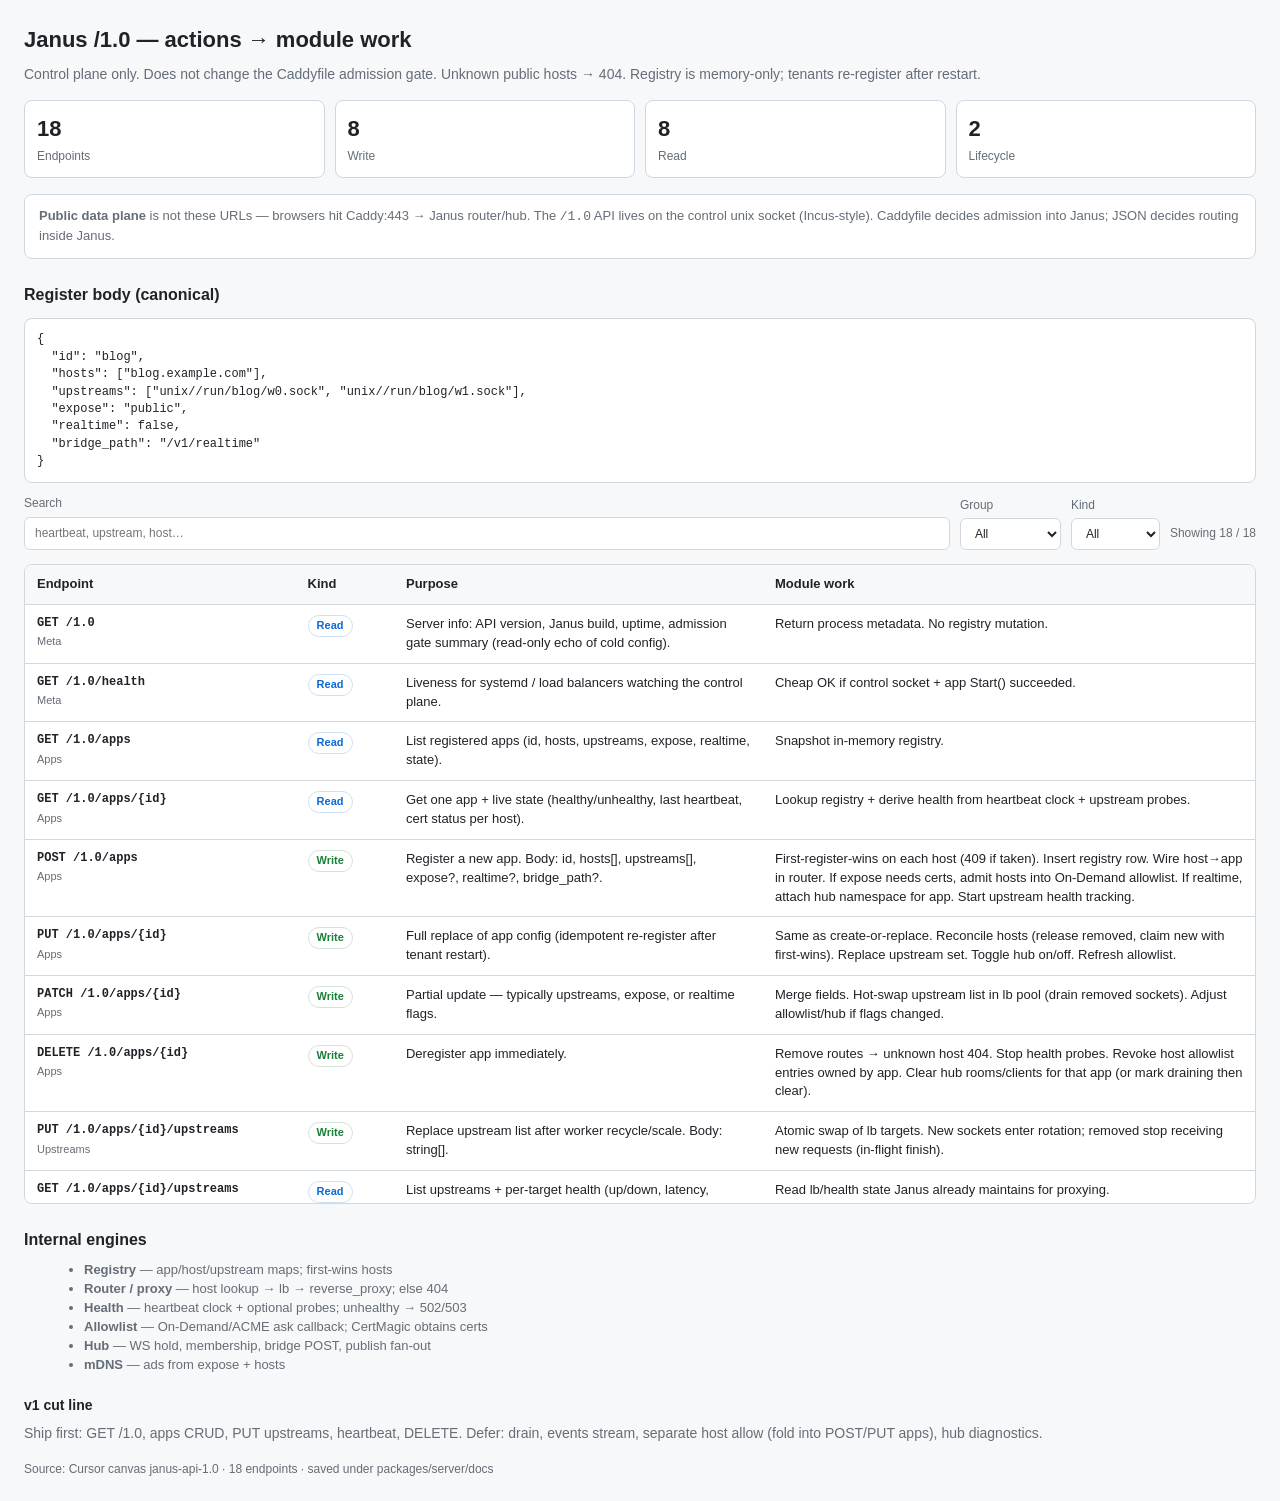
<file: docs/20260718-182420-janus-api-1.0.html>
<!DOCTYPE html>
<html lang="en">
<head>
<meta charset="utf-8"/>
<meta name="viewport" content="width=device-width, initial-scale=1"/>
<title>Janus /1.0 — actions → module work</title>
<style>
:root { --bg:#f6f8fa; --fg:#1f2328; --muted:#656d76; --border:#d0d7de; --card:#fff; --head:#f6f8fa; }
@media (prefers-color-scheme: dark) {
  :root { --bg:#0d1117; --fg:#e6edf3; --muted:#8b949e; --border:#30363d; --card:#161b22; --head:#21262d; }
}
* { box-sizing: border-box; }
body { margin:0; font:14px/1.45 -apple-system,BlinkMacSystemFont,"Segoe UI",Helvetica,Arial,sans-serif; color:var(--fg); background:var(--bg); padding:24px; }
h1 { font-size:22px; margin:0 0 8px; }
h2 { font-size:16px; margin:24px 0 10px; }
h3 { font-size:14px; margin:20px 0 8px; }
p.lead { color:var(--muted); max-width:70rem; margin:0 0 16px; }
.note { background:var(--card); border:1px solid var(--border); border-radius:8px; padding:12px 14px; margin-bottom:16px; font-size:13px; color:var(--muted); }
.stats { display:grid; grid-template-columns:repeat(4,1fr); gap:10px; margin-bottom:16px; }
.stat { background:var(--card); border:1px solid var(--border); border-radius:8px; padding:12px; }
.stat b { display:block; font-size:22px; }
.stat span { font-size:12px; color:var(--muted); }
.controls { display:flex; flex-wrap:wrap; gap:10px; align-items:flex-end; margin-bottom:14px; }
label { display:flex; flex-direction:column; gap:4px; font-size:12px; color:var(--muted); }
input, select { font:inherit; padding:7px 10px; border:1px solid var(--border); border-radius:6px; background:var(--card); color:var(--fg); }
input { min-width:220px; flex:1; }
.wrap { background:var(--card); border:1px solid var(--border); border-radius:8px; overflow:auto; max-height:calc(100vh - 260px); }
table { width:100%; border-collapse:collapse; font-size:13px; }
th, td { border-bottom:1px solid var(--border); padding:10px 12px; vertical-align:top; text-align:left; }
th { position:sticky; top:0; background:var(--head); z-index:1; }
.ep { font-weight:600; font-family:ui-monospace,SFMono-Regular,Menlo,monospace; font-size:12px; }
.grp { color:var(--muted); font-size:11px; margin-top:2px; }
.pill { display:inline-block; font-size:11px; font-weight:600; padding:2px 8px; border-radius:999px; border:1px solid var(--border); white-space:nowrap; }
pre { background:var(--card); border:1px solid var(--border); border-radius:8px; padding:12px; overflow:auto; font-size:12px; }
ul { margin:8px 0 0 20px; color:var(--muted); font-size:13px; }
footer { margin-top:18px; font-size:12px; color:var(--muted); }
@media print {
  .controls, .note { display:none; }
  .wrap { max-height:none; overflow:visible; border:none; }
  th { position:static; }
  tr { break-inside:avoid; }
}
</style>
</head>
<body>
  <h1>Janus /1.0 — actions → module work</h1>
  <p class="lead">
    Control plane only. Does not change the Caddyfile admission gate.
    Unknown public hosts → 404. Registry is memory-only; tenants re-register after restart.
  </p>

  <div class="stats">
    <div class="stat"><b>18</b><span>Endpoints</span></div>
    <div class="stat"><b>8</b><span>Write</span></div>
    <div class="stat"><b>8</b><span>Read</span></div>
    <div class="stat"><b>2</b><span>Lifecycle</span></div>
  </div>

  <div class="note">
    <strong>Public data plane</strong> is not these URLs — browsers hit Caddy:443 → Janus router/hub.
    The <code>/1.0</code> API lives on the control unix socket (Incus-style).
    Caddyfile decides admission into Janus; JSON decides routing inside Janus.
  </div>

  <h2>Register body (canonical)</h2>
  <pre>{
  "id": "blog",
  "hosts": ["blog.example.com"],
  "upstreams": ["unix//run/blog/w0.sock", "unix//run/blog/w1.sock"],
  "expose": "public",
  "realtime": false,
  "bridge_path": "/v1/realtime"
}</pre>

  <div class="controls">
    <label style="flex:1">Search
      <input id="q" type="search" placeholder="heartbeat, upstream, host…"/>
    </label>
    <label>Group
      <select id="group">
        <option value="">All</option>
        <option value="Meta">Meta</option><option value="Apps">Apps</option><option value="Upstreams">Upstreams</option><option value="Lifecycle">Lifecycle</option><option value="Hosts">Hosts</option><option value="Hub">Hub</option><option value="Events">Events</option>
      </select>
    </label>
    <label>Kind
      <select id="kind">
        <option value="">All</option>
        <option value="read">Read</option>
        <option value="write">Write</option>
        <option value="lifecycle">Lifecycle</option>
      </select>
    </label>
    <span id="showing" style="font-size:12px;color:var(--muted);padding-bottom:8px"></span>
  </div>

  <div class="wrap">
    <table>
      <thead>
        <tr>
          <th style="width:22%">Endpoint</th>
          <th style="width:8%">Kind</th>
          <th style="width:30%">Purpose</th>
          <th>Module work</th>
        </tr>
      </thead>
      <tbody id="tbody"></tbody>
    </table>
  </div>

  <h2>Internal engines</h2>
  <ul>
    <li><strong>Registry</strong> — app/host/upstream maps; first-wins hosts</li>
    <li><strong>Router / proxy</strong> — host lookup → lb → reverse_proxy; else 404</li>
    <li><strong>Health</strong> — heartbeat clock + optional probes; unhealthy → 502/503</li>
    <li><strong>Allowlist</strong> — On-Demand/ACME ask callback; CertMagic obtains certs</li>
    <li><strong>Hub</strong> — WS hold, membership, bridge POST, publish fan-out</li>
    <li><strong>mDNS</strong> — ads from expose + hosts</li>
  </ul>

  <h3>v1 cut line</h3>
  <p class="lead">
    Ship first: GET /1.0, apps CRUD, PUT upstreams, heartbeat, DELETE.
    Defer: drain, events stream, separate host allow (fold into POST/PUT apps), hub diagnostics.
  </p>

  <footer>Source: Cursor canvas janus-api-1.0 · 18 endpoints · saved under packages/server/docs</footer>

<script>
const ROWS = [{"group": "Meta", "method": "GET", "path": "/1.0", "kind": "read", "purpose": "Server info: API version, Janus build, uptime, admission gate summary (read-only echo of cold config).", "work": "Return process metadata. No registry mutation."}, {"group": "Meta", "method": "GET", "path": "/1.0/health", "kind": "read", "purpose": "Liveness for systemd / load balancers watching the control plane.", "work": "Cheap OK if control socket + app Start() succeeded."}, {"group": "Apps", "method": "GET", "path": "/1.0/apps", "kind": "read", "purpose": "List registered apps (id, hosts, upstreams, expose, realtime, state).", "work": "Snapshot in-memory registry."}, {"group": "Apps", "method": "GET", "path": "/1.0/apps/{id}", "kind": "read", "purpose": "Get one app + live state (healthy/unhealthy, last heartbeat, cert status per host).", "work": "Lookup registry + derive health from heartbeat clock + upstream probes."}, {"group": "Apps", "method": "POST", "path": "/1.0/apps", "kind": "write", "purpose": "Register a new app. Body: id, hosts[], upstreams[], expose?, realtime?, bridge_path?.", "work": "First-register-wins on each host (409 if taken). Insert registry row. Wire host\u2192app in router. If expose needs certs, admit hosts into On-Demand allowlist. If realtime, attach hub namespace for app. Start upstream health tracking."}, {"group": "Apps", "method": "PUT", "path": "/1.0/apps/{id}", "kind": "write", "purpose": "Full replace of app config (idempotent re-register after tenant restart).", "work": "Same as create-or-replace. Reconcile hosts (release removed, claim new with first-wins). Replace upstream set. Toggle hub on/off. Refresh allowlist."}, {"group": "Apps", "method": "PATCH", "path": "/1.0/apps/{id}", "kind": "write", "purpose": "Partial update \u2014 typically upstreams, expose, or realtime flags.", "work": "Merge fields. Hot-swap upstream list in lb pool (drain removed sockets). Adjust allowlist/hub if flags changed."}, {"group": "Apps", "method": "DELETE", "path": "/1.0/apps/{id}", "kind": "write", "purpose": "Deregister app immediately.", "work": "Remove routes \u2192 unknown host 404. Stop health probes. Revoke host allowlist entries owned by app. Clear hub rooms/clients for that app (or mark draining then clear)."}, {"group": "Upstreams", "method": "PUT", "path": "/1.0/apps/{id}/upstreams", "kind": "write", "purpose": "Replace upstream list after worker recycle/scale. Body: string[].", "work": "Atomic swap of lb targets. New sockets enter rotation; removed stop receiving new requests (in-flight finish)."}, {"group": "Upstreams", "method": "GET", "path": "/1.0/apps/{id}/upstreams", "kind": "read", "purpose": "List upstreams + per-target health (up/down, latency, errors).", "work": "Read lb/health state Janus already maintains for proxying."}, {"group": "Lifecycle", "method": "POST", "path": "/1.0/apps/{id}/heartbeat", "kind": "lifecycle", "purpose": "Tenant still alive. Optional body: generation, upstream hint.", "work": "Bump last_seen. If was unhealthy, mark healthy again (503 lifts when upstreams up). Reset give-up timer."}, {"group": "Lifecycle", "method": "POST", "path": "/1.0/apps/{id}/drain", "kind": "lifecycle", "purpose": "Voluntary drain before stop (optional polite shutdown).", "work": "Mark draining: no new HTTP; hub may refuse new WS; keep proxying in-flight until empty or timeout; then same as DELETE or wait for DELETE."}, {"group": "Hosts", "method": "GET", "path": "/1.0/hosts", "kind": "read", "purpose": "All claimed hosts \u2192 app id + cert state (none/pending/ready/error).", "work": "Join registry with CertMagic/allowlist status."}, {"group": "Hosts", "method": "POST", "path": "/1.0/hosts/{name}/allow", "kind": "write", "purpose": "Explicitly admit a hostname for On-Demand/ACME (if not implied by register).", "work": "Add to allowlist callback set. Does not create a route without an app binding. Optional: trigger obtain."}, {"group": "Hosts", "method": "DELETE", "path": "/1.0/hosts/{name}/allow", "kind": "write", "purpose": "Revoke admit (usually automatic on app DELETE).", "work": "Remove from allowlist. Existing cert may remain in storage until expiry; new handshakes for that name fail ask."}, {"group": "Hub", "method": "GET", "path": "/1.0/apps/{id}/hub", "kind": "read", "purpose": "Hub stats: clients, groups, messages (diagnostics).", "work": "Read hub counters for that app namespace."}, {"group": "Hub", "method": "POST", "path": "/1.0/apps/{id}/hub/publish", "kind": "write", "purpose": "Control-plane publish into hub (same idea as public /publish, but scoped + authenticated as tenant).", "work": "Fan-out to WS clients in app\u2019s hub per Bam-shaped payload. Does not hit tenant HTTP unless bridge rules say so."}, {"group": "Events", "method": "GET", "path": "/1.0/events", "kind": "read", "purpose": "Optional SSE/WS stream of registry changes (Incus-like). Defer if heavy.", "work": "Subscribe to internal bus: app added/removed, unhealthy, cert ready. v1 can skip."}];
const LABEL = {"read": "Read", "write": "Write", "lifecycle": "Lifecycle"};
const COLOR = {"read": "#0969da", "write": "#1a7f37", "lifecycle": "#9a6700"};
const tbody = document.getElementById("tbody");
const q = document.getElementById("q");
const group = document.getElementById("group");
const kind = document.getElementById("kind");
const showing = document.getElementById("showing");
function esc(s) {
  return String(s).replace(/[&<>"']/g, c => ({"&":"&amp;","<":"&lt;",">":"&gt;",'"':"&quot;","'":"&#39;"}[c]));
}
function render() {
  const qs = q.value.trim().toLowerCase();
  const f = ROWS.filter(r => {
    if (group.value && r.group !== group.value) return false;
    if (kind.value && r.kind !== kind.value) return false;
    if (!qs) return true;
    return (r.method + " " + r.path + " " + r.purpose + " " + r.work + " " + r.group).toLowerCase().includes(qs);
  });
  showing.textContent = "Showing " + f.length + " / " + ROWS.length;
  tbody.innerHTML = f.map(r => {
    const color = COLOR[r.kind] || "#656d76";
    return `<tr>
      <td><div class="ep">${esc(r.method)} ${esc(r.path)}</div><div class="grp">${esc(r.group)}</div></td>
      <td><span class="pill" style="color:${color};border-color:${color}33">${esc(LABEL[r.kind])}</span></td>
      <td>${esc(r.purpose)}</td>
      <td>${esc(r.work)}</td>
    </tr>`;
  }).join("");
}
q.addEventListener("input", render);
group.addEventListener("change", render);
kind.addEventListener("change", render);
render();
</script>
</body>
</html>
</file>
